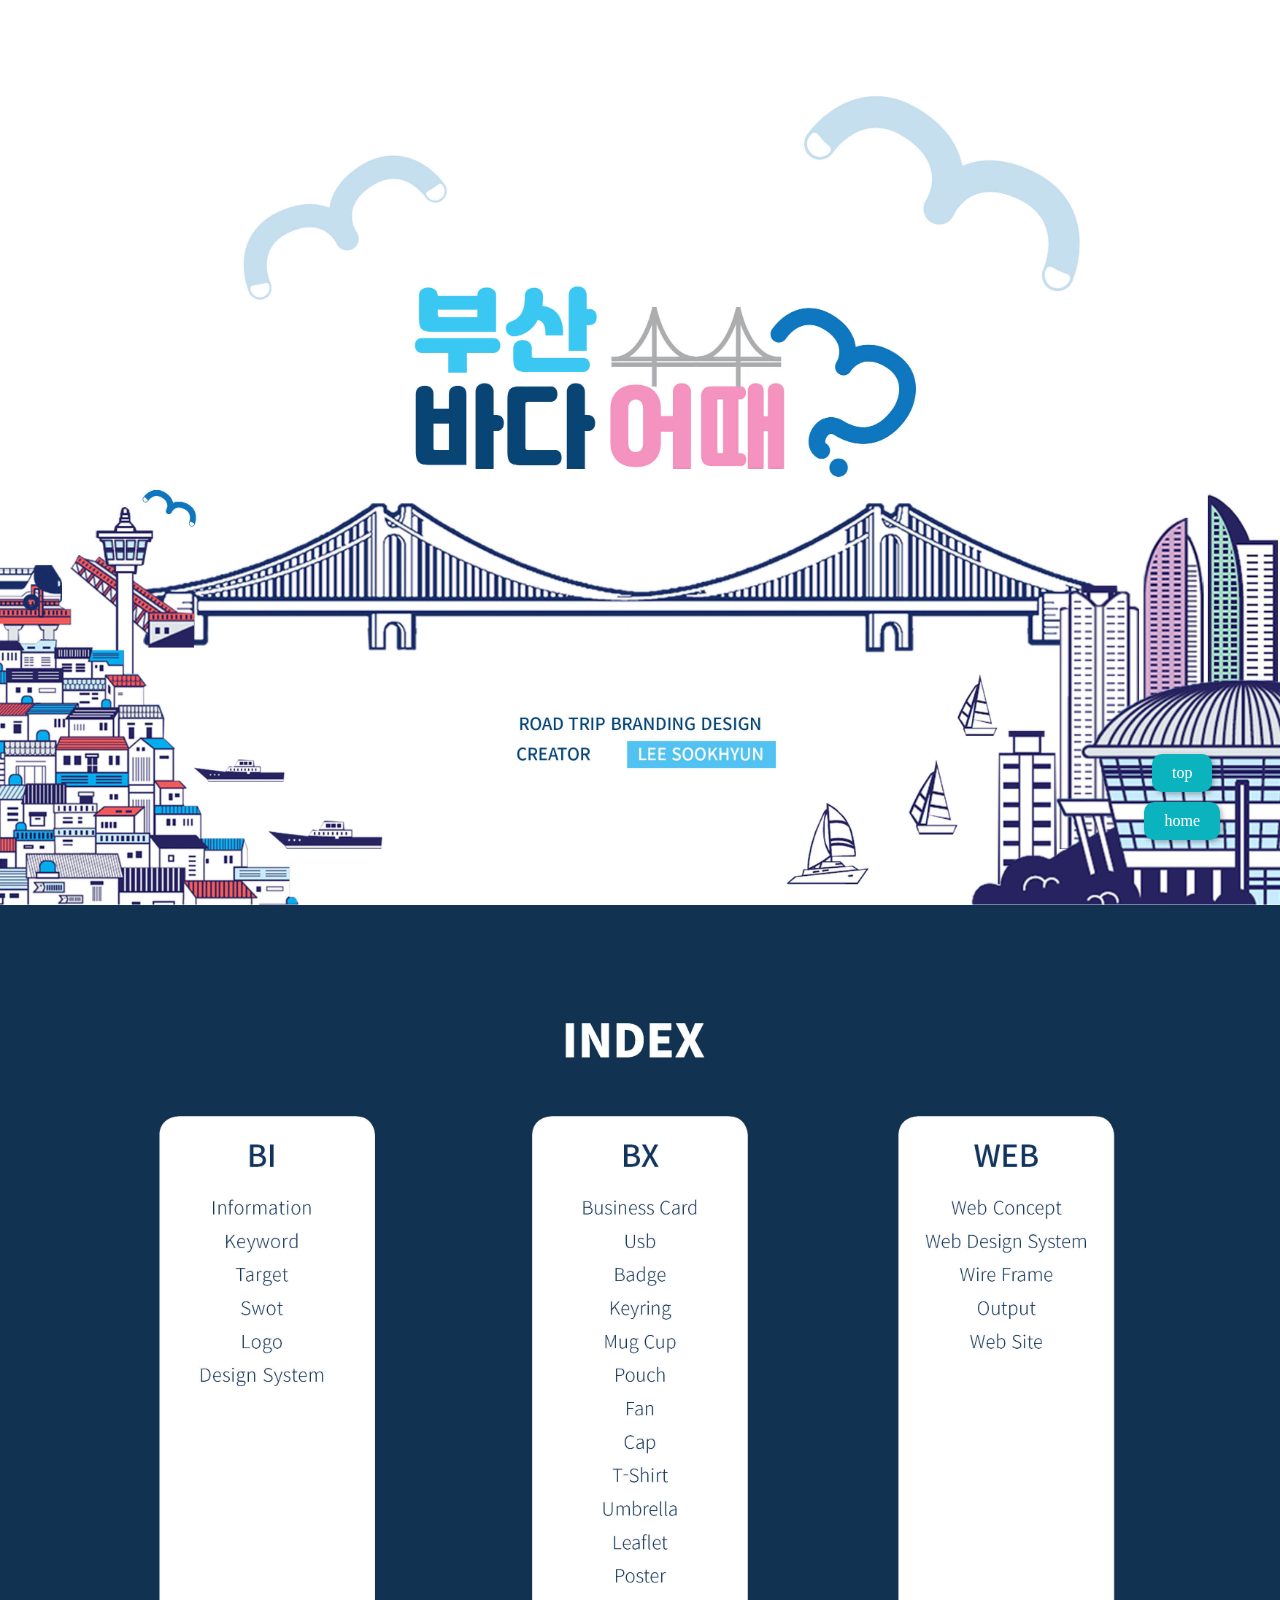
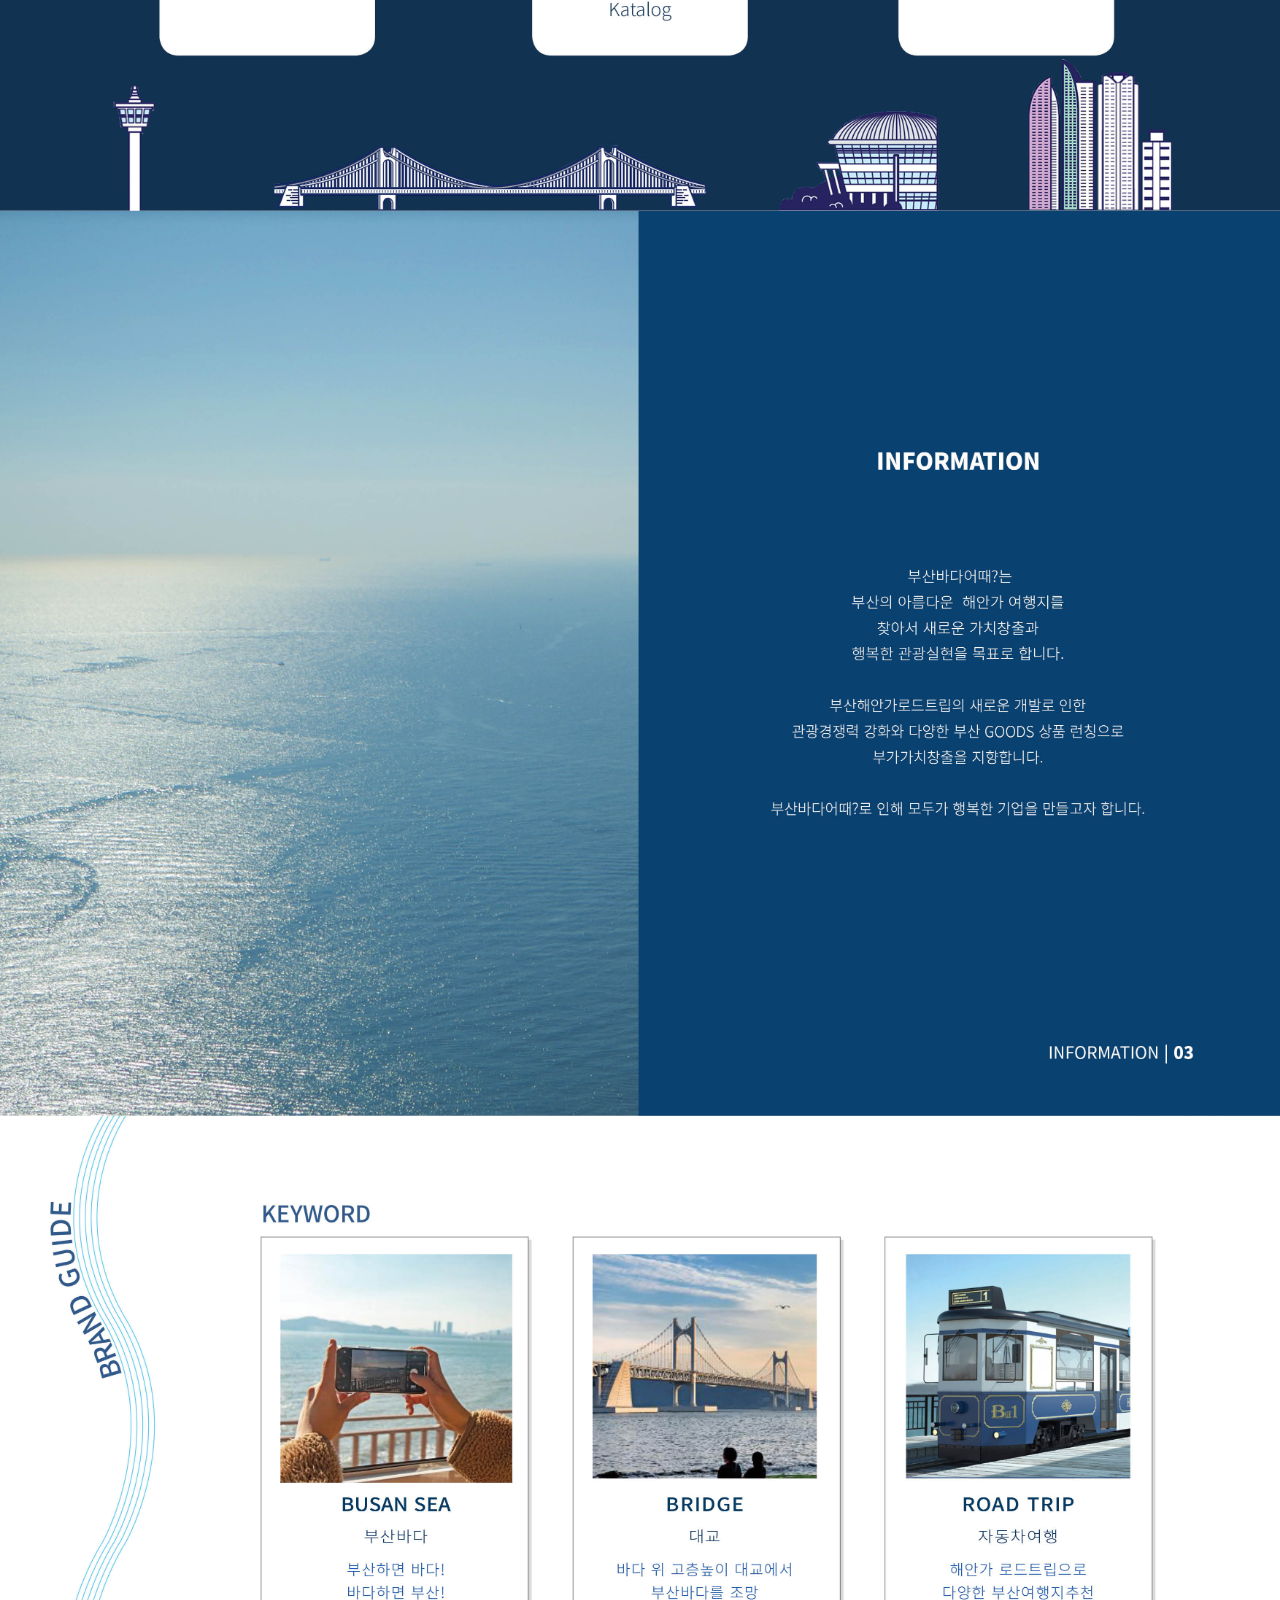
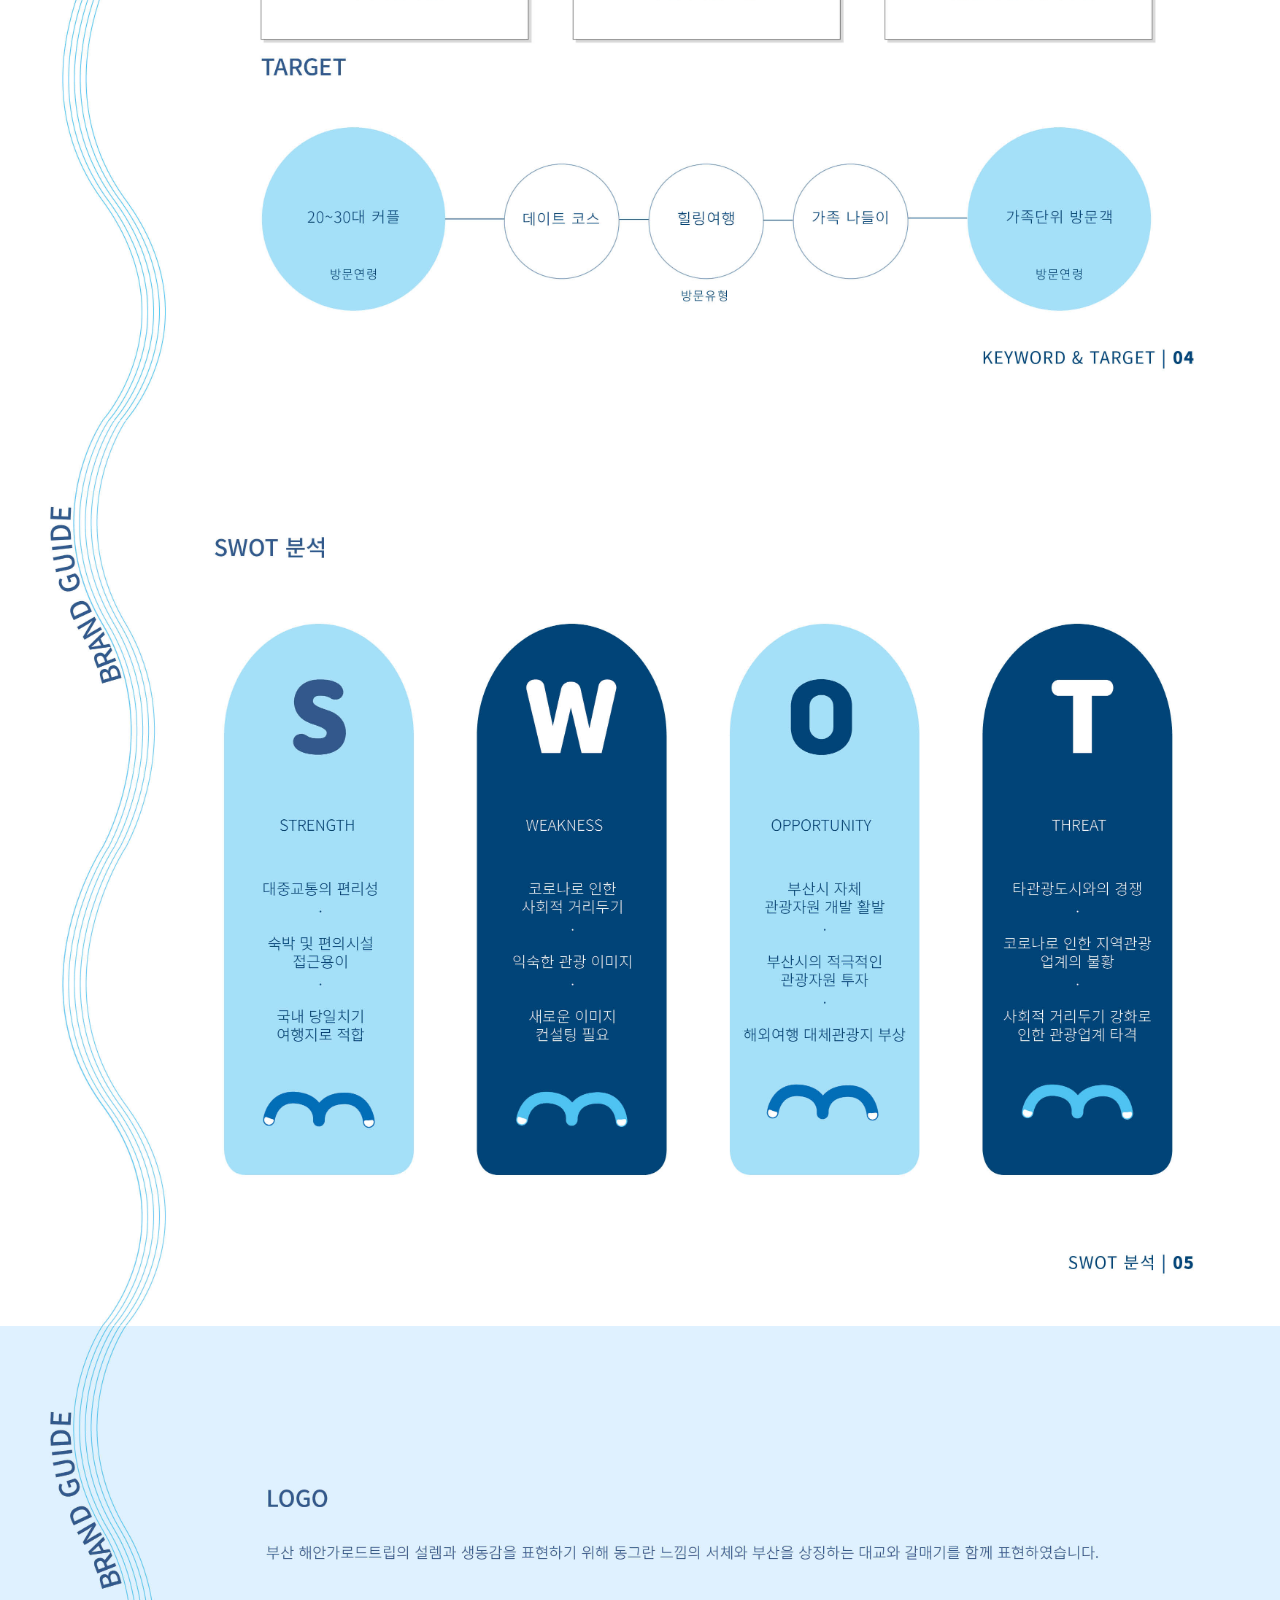
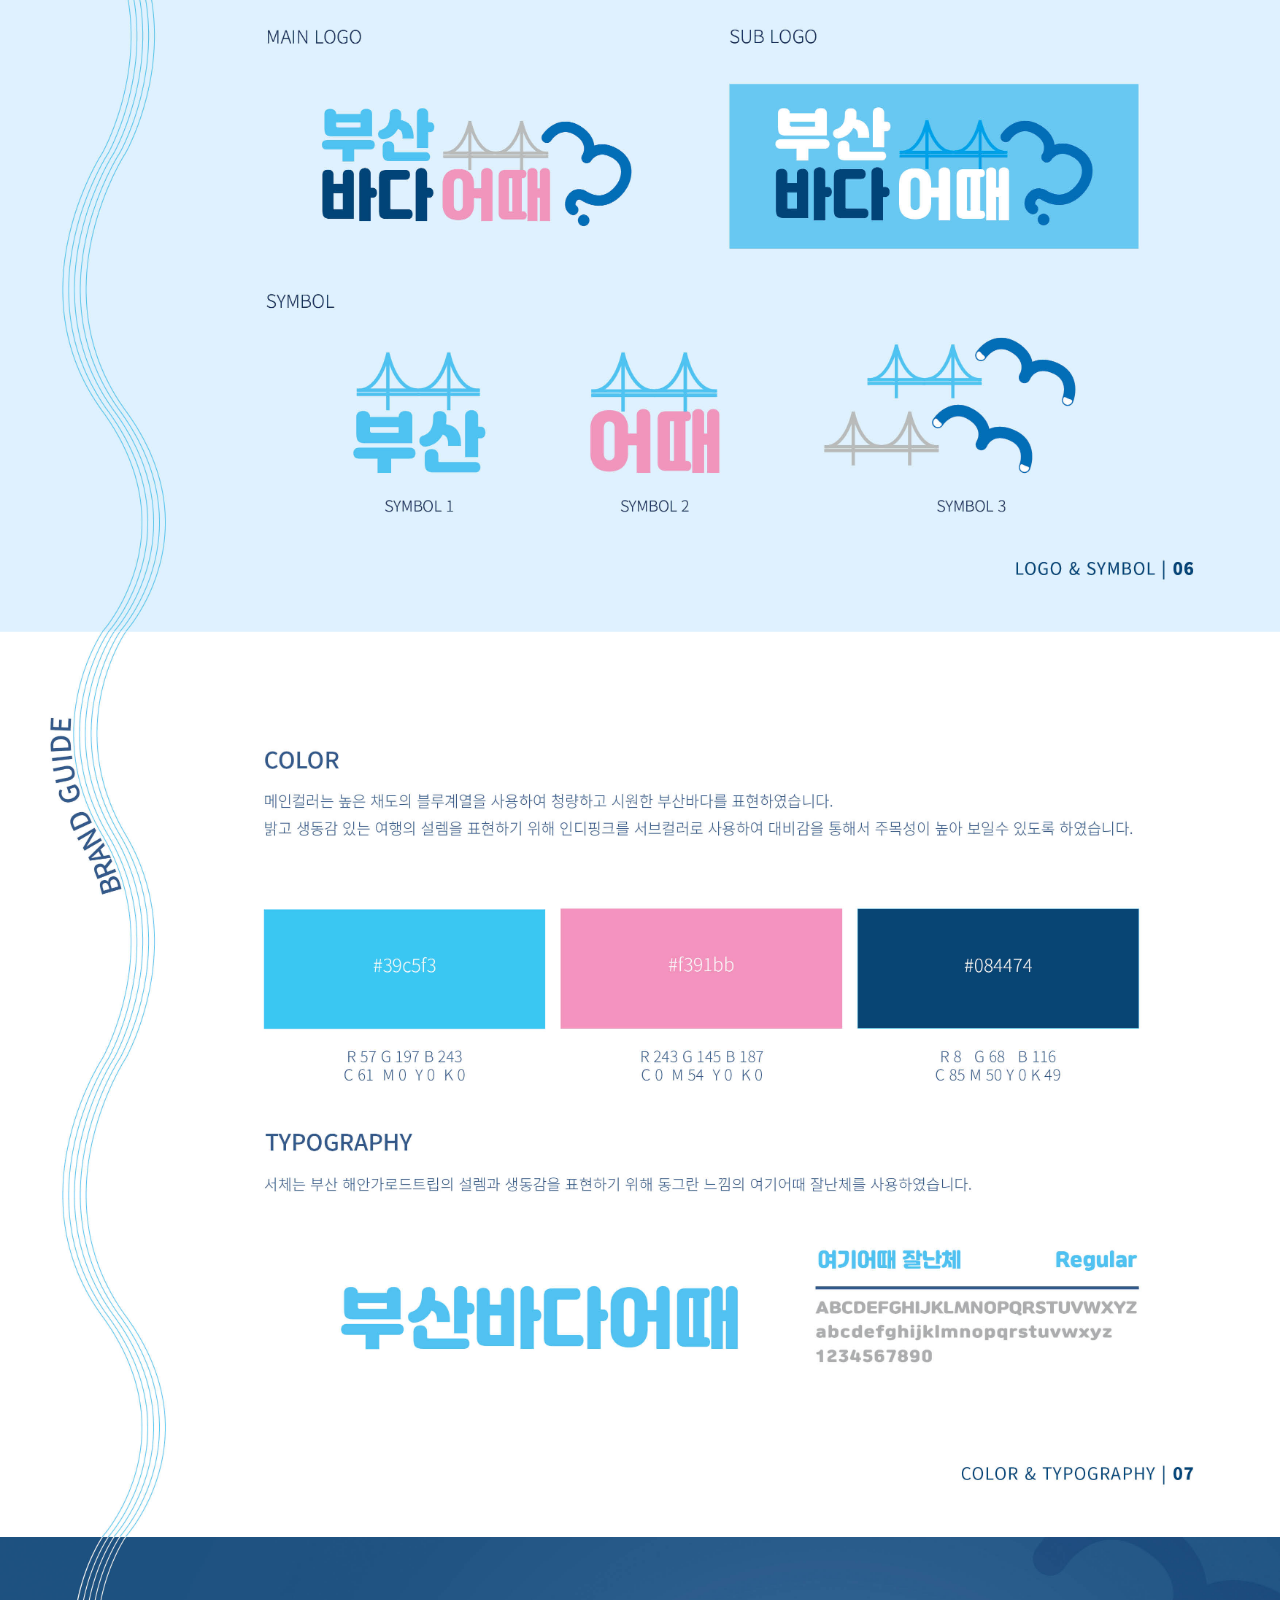
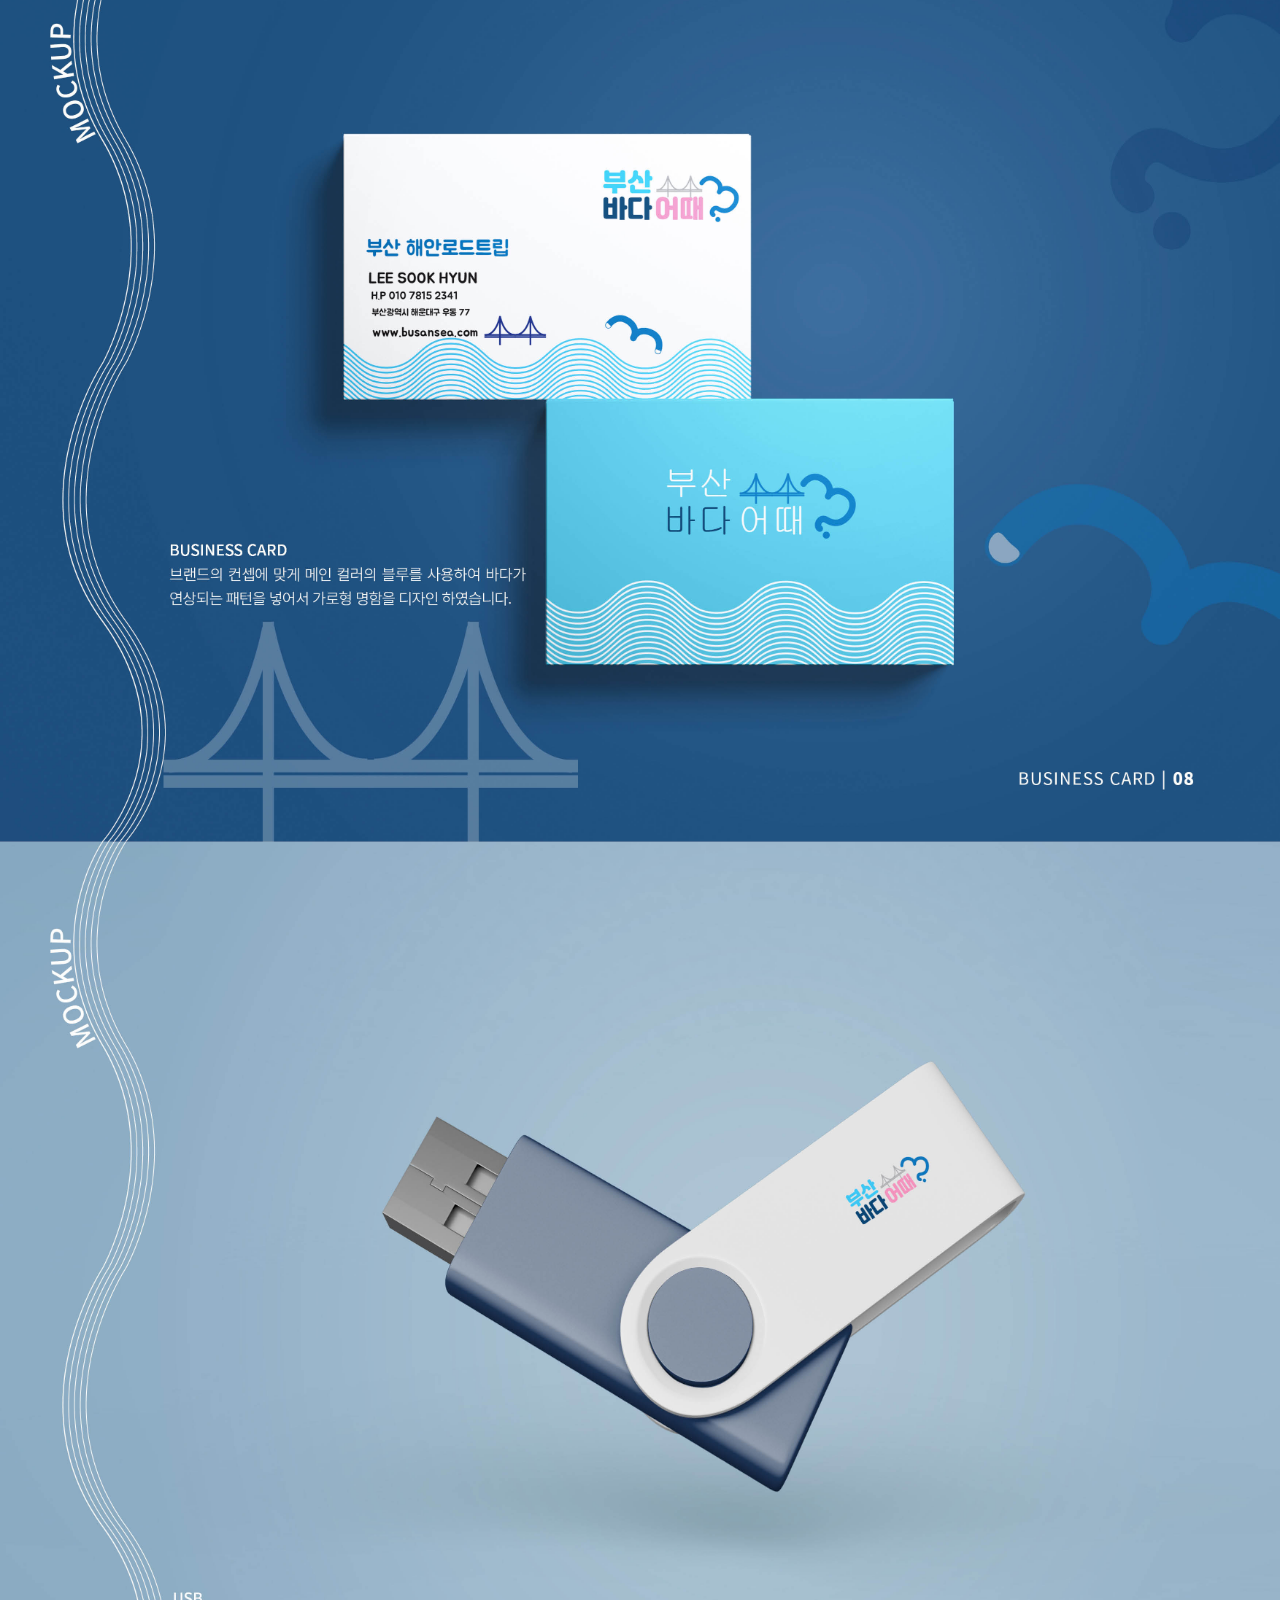
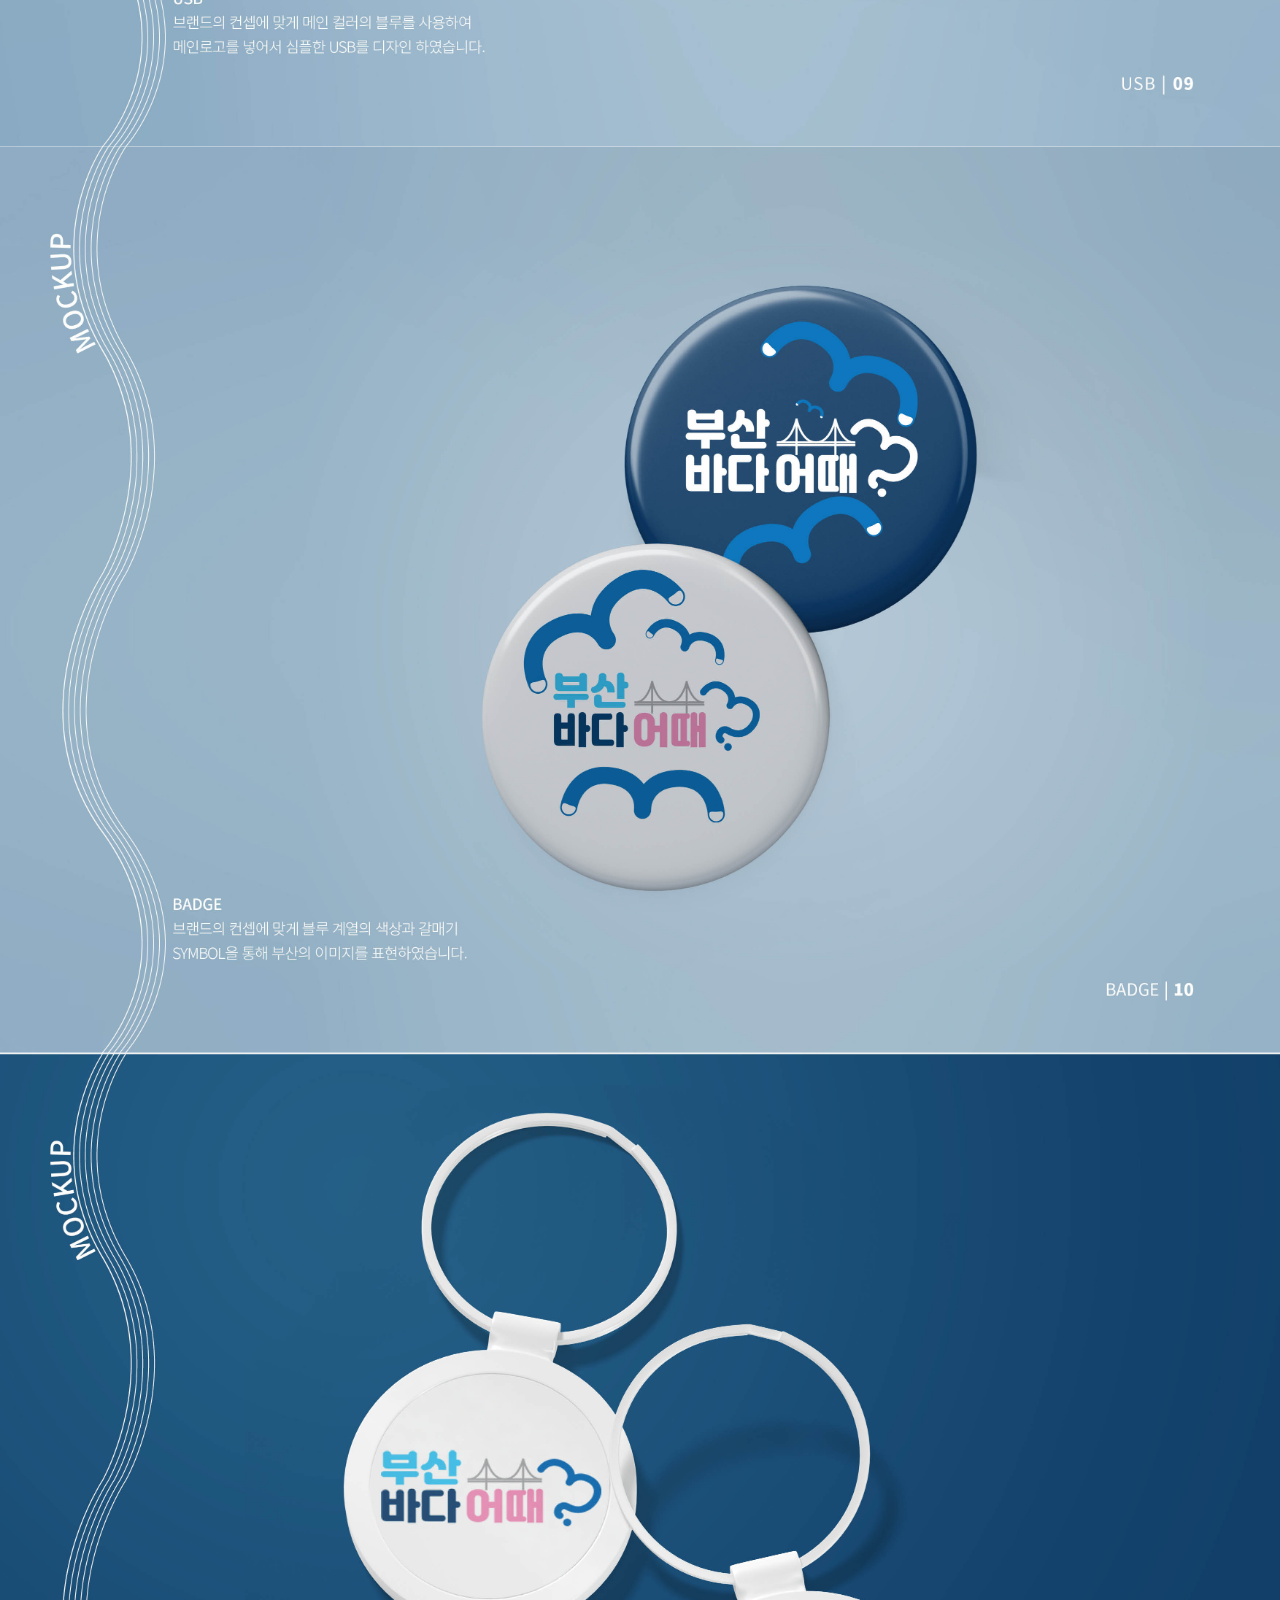
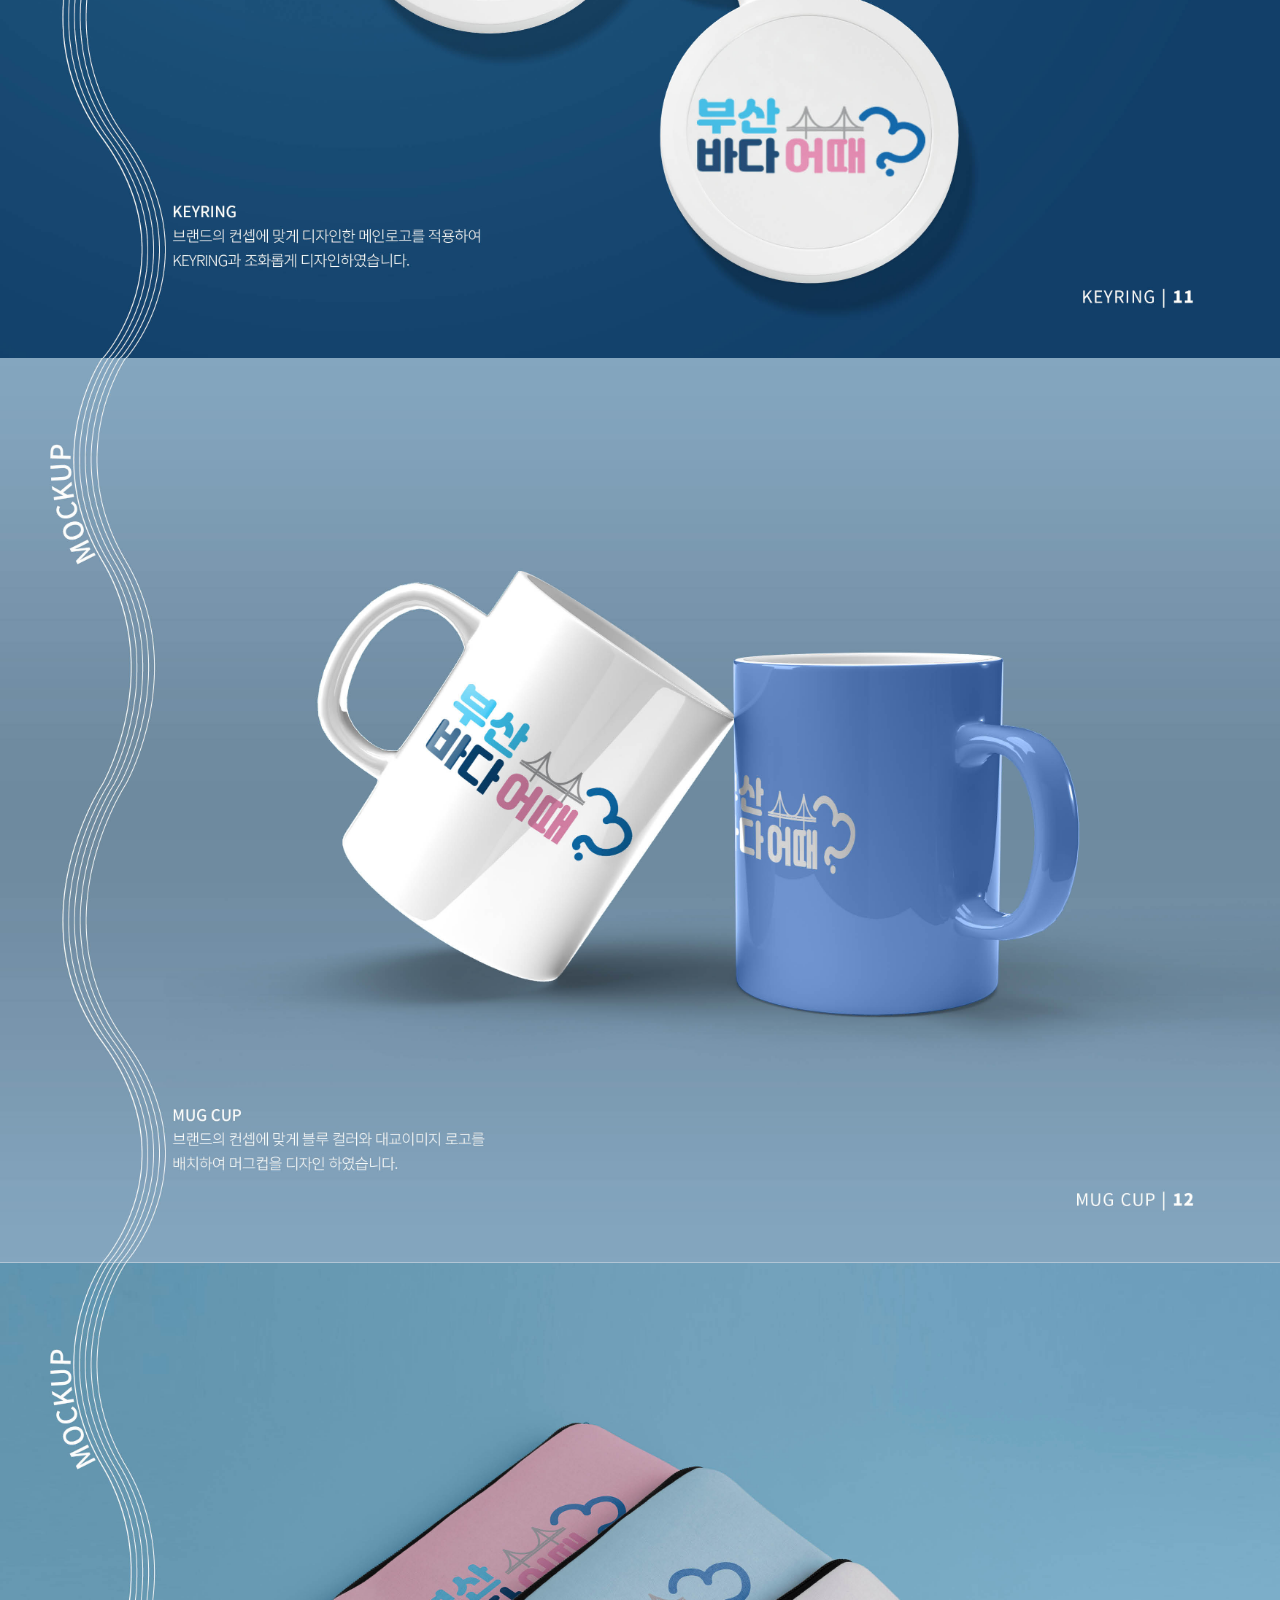
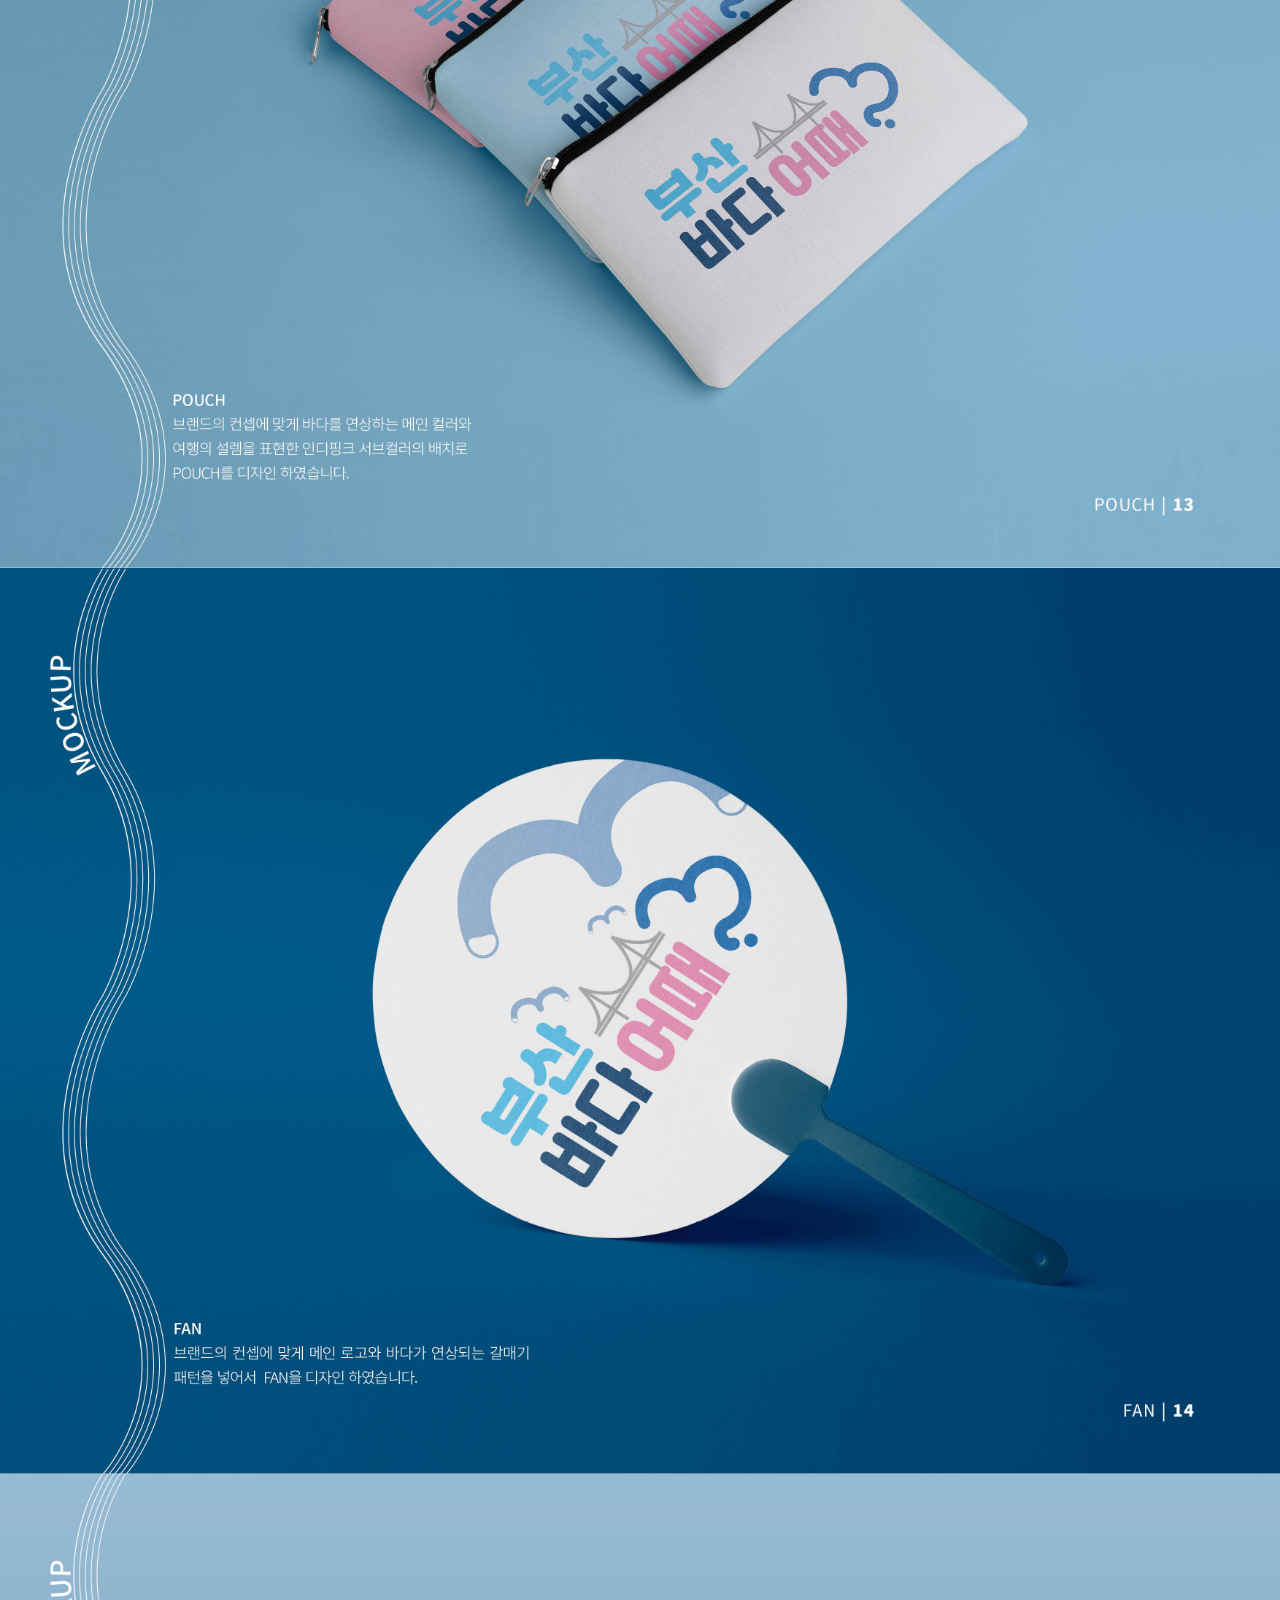
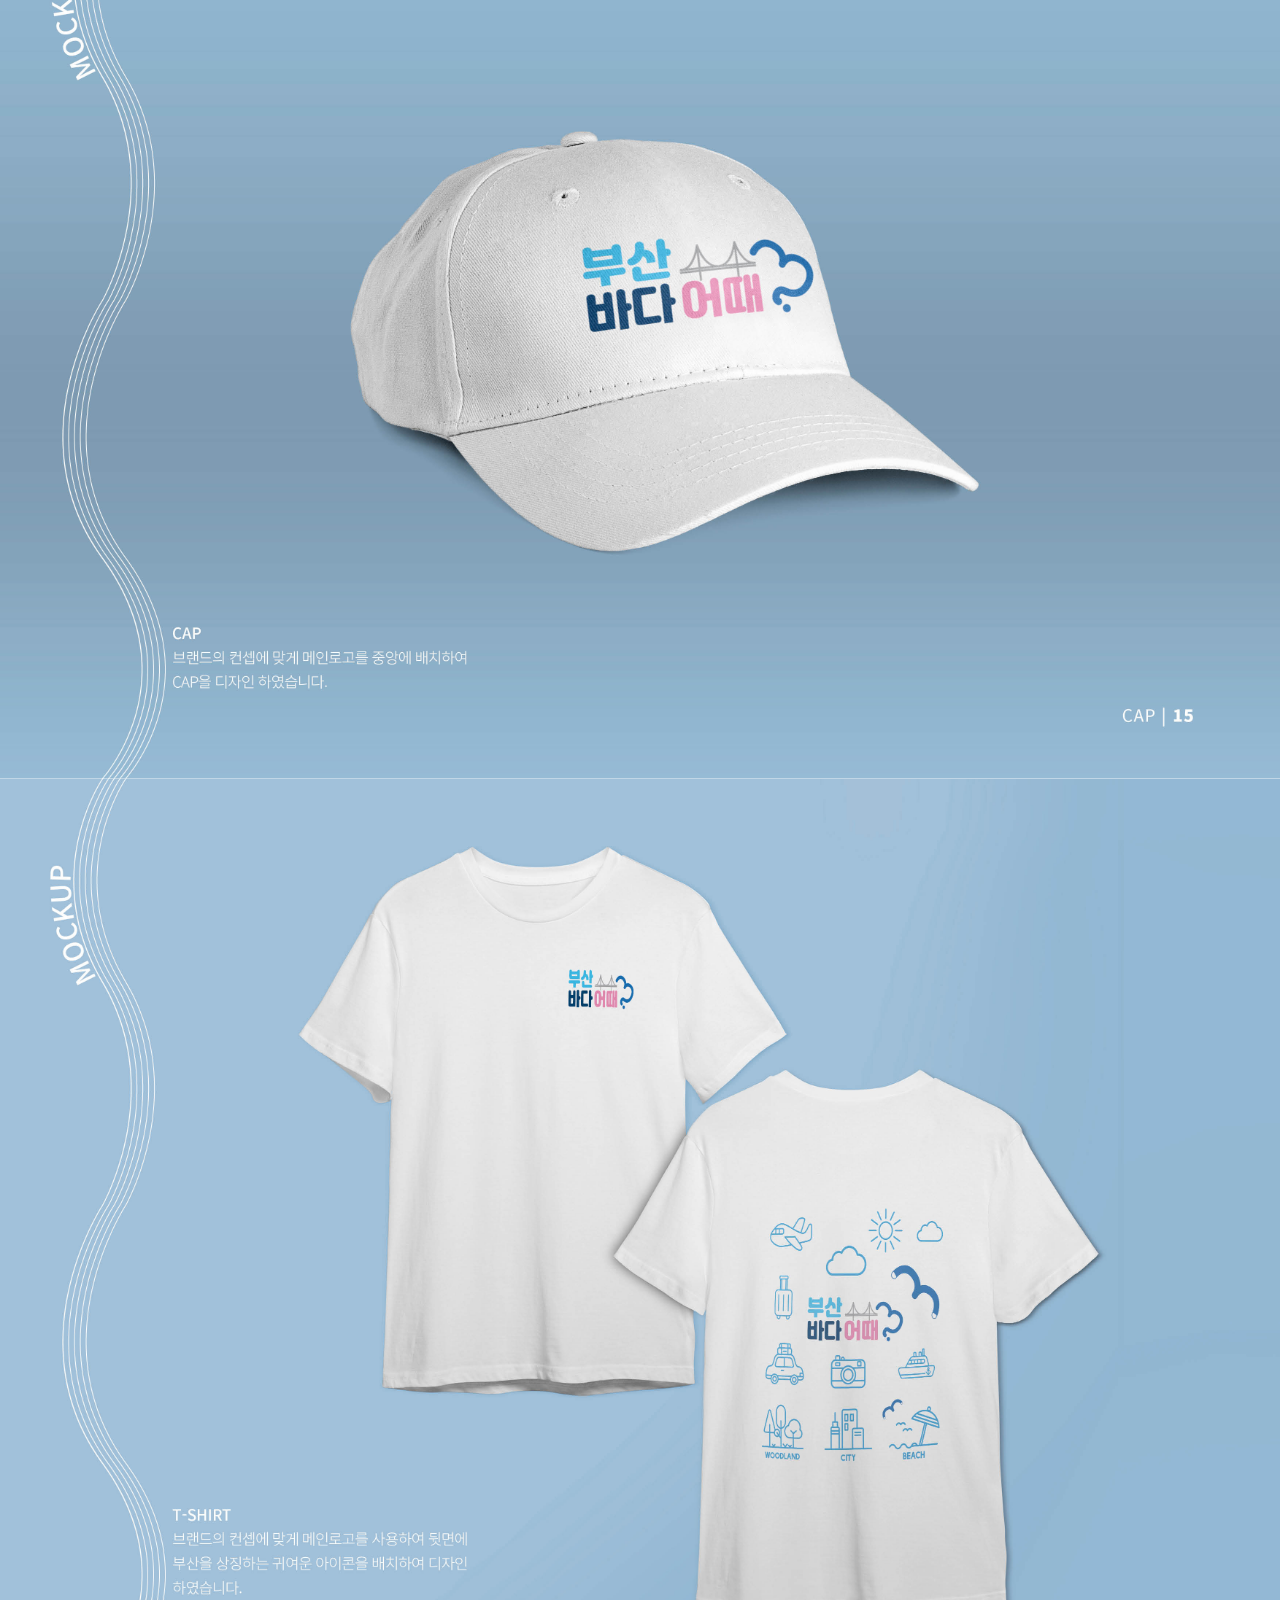
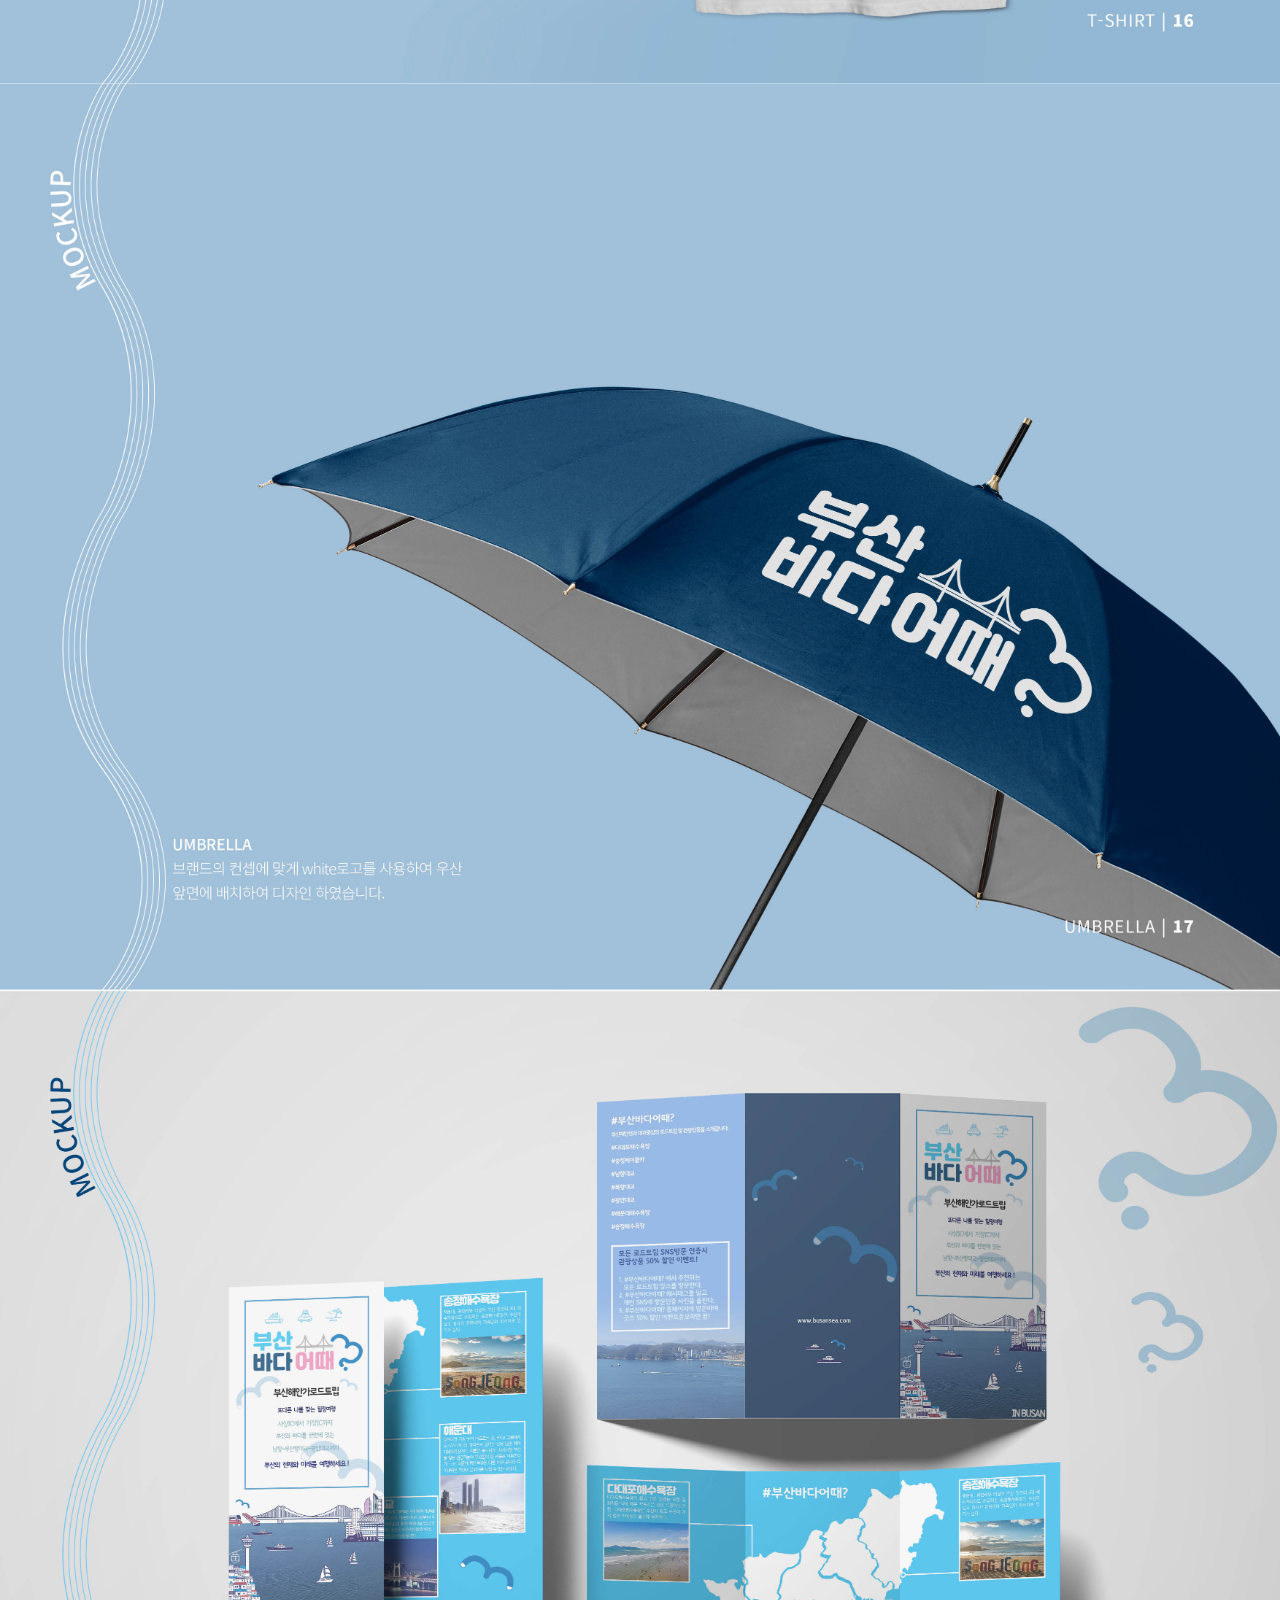
<file: guide/busan1.html>
<!DOCTYPE html>
<html lang="ko">
<head>
    <meta charset="UTF-8">
    <meta http-equiv="X-UA-Compatible" content="IE=edge">
    <meta name="viewport" content="width=device-width, initial-scale=1.0">
    <title>부산바다어때?</title>
    <link rel="stylesheet" href="guide.css">
</head>
<body>
   <img src="../images/busan.jpg" alt="부산">
   <img src="../images/busan2.jpg" alt="부산">
   <img src="../images/busan3.jpg" alt="부산">
   <img src="../images/busan4.jpg" alt="부산">
   <img src="../images/busan5.jpg" alt="부산">
   <img src="../images/busan6.jpg" alt="부산">
   <img src="../images/busan7.jpg" alt="부산">
   <img src="../images/busan8.jpg" alt="부산">
   <img src="../images/busan9.jpg" alt="부산">
   <img src="../images/busan10.jpg" alt="부산">
   <img src="../images/busan11.jpg" alt="부산">
   <img src="../images/busan12.jpg" alt="부산">
   <img src="../images/busan13.jpg" alt="부산">
   <img src="../images/busan14.jpg" alt="부산">
   <img src="../images/busan15.jpg" alt="부산">
   <img src="../images/busan16.jpg" alt="부산">
   <img src="../images/busan17.jpg" alt="부산">
   <img src="../images/busan18.jpg" alt="부산">
   <img src="../images/busan19.jpg" alt="부산">
   <img src="../images/busan20.jpg" alt="부산">
   <img src="../images/busan21.jpg" alt="부산">

   <ul class="seiva_btn">
    <li><a href="#">top</a><li>
    <li><a href="../index.html">home</a><li>
    </ul>
    
</body>
</html>
</file>
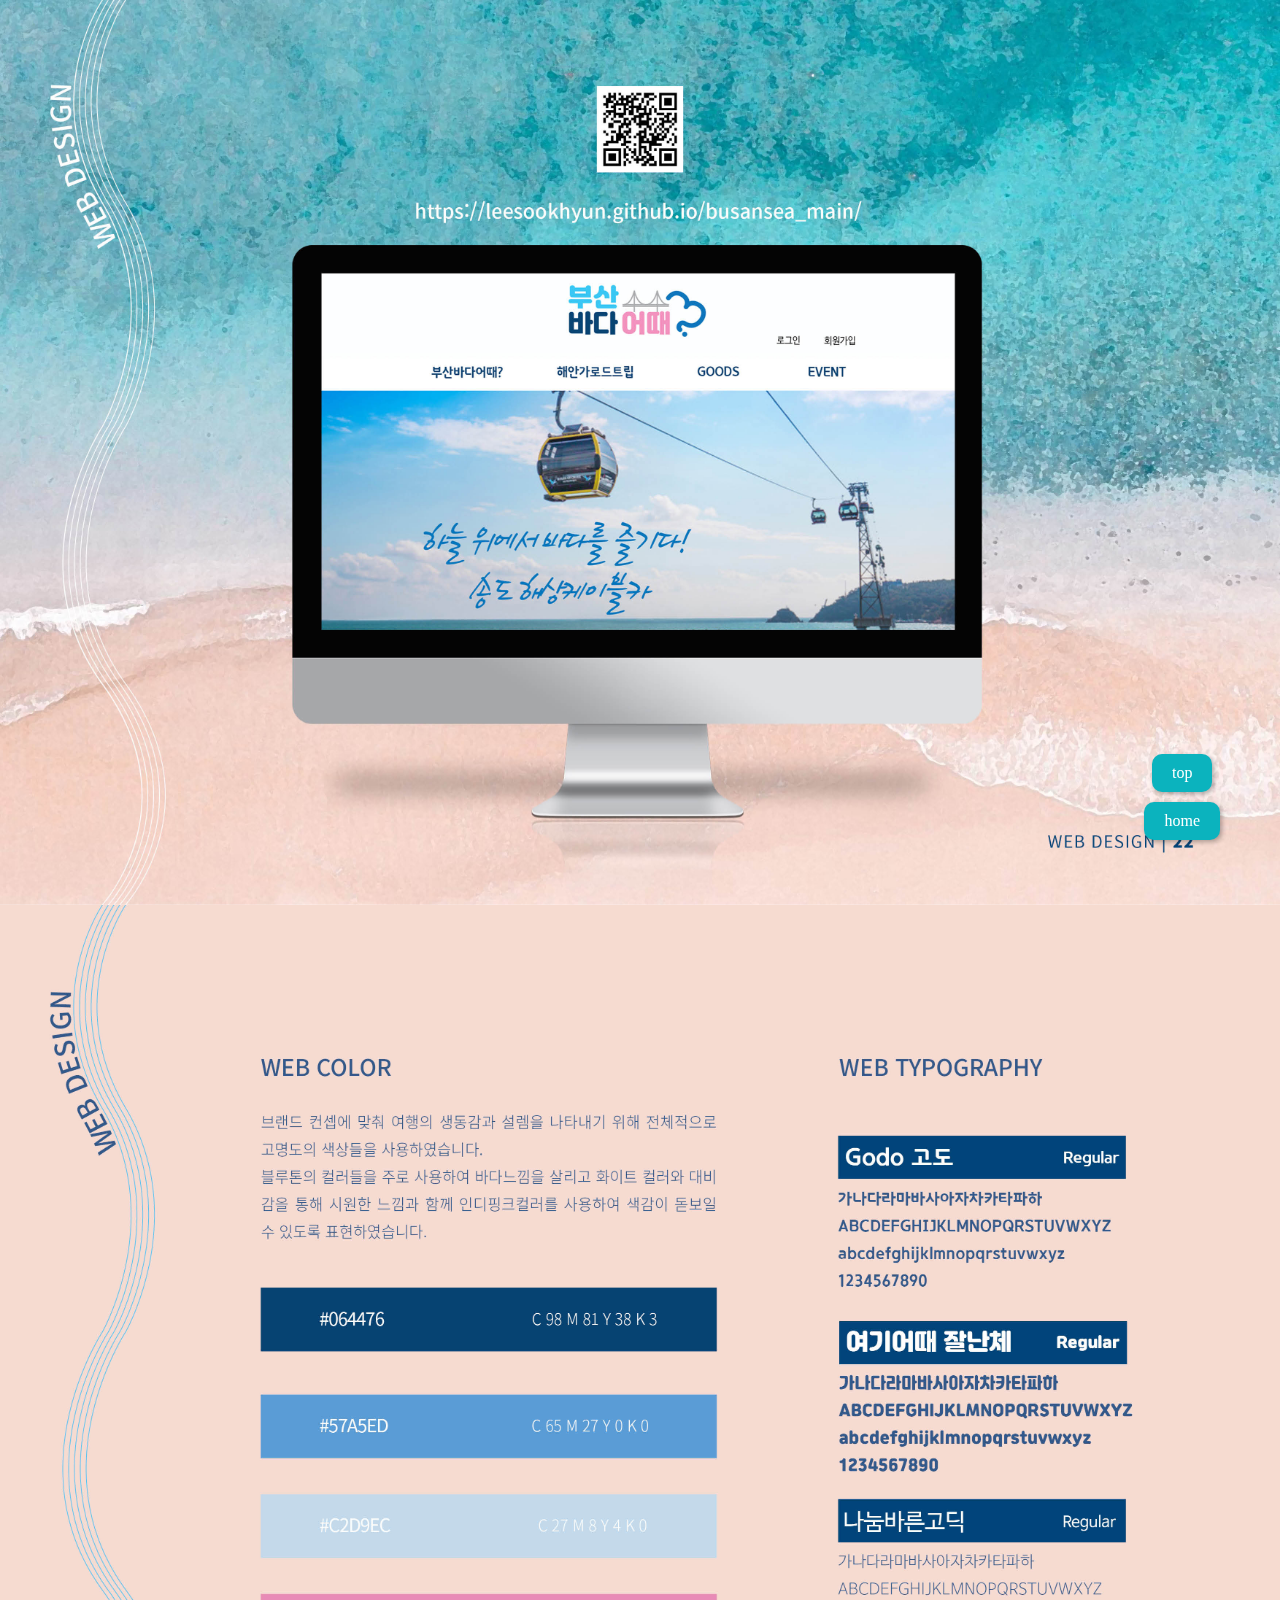
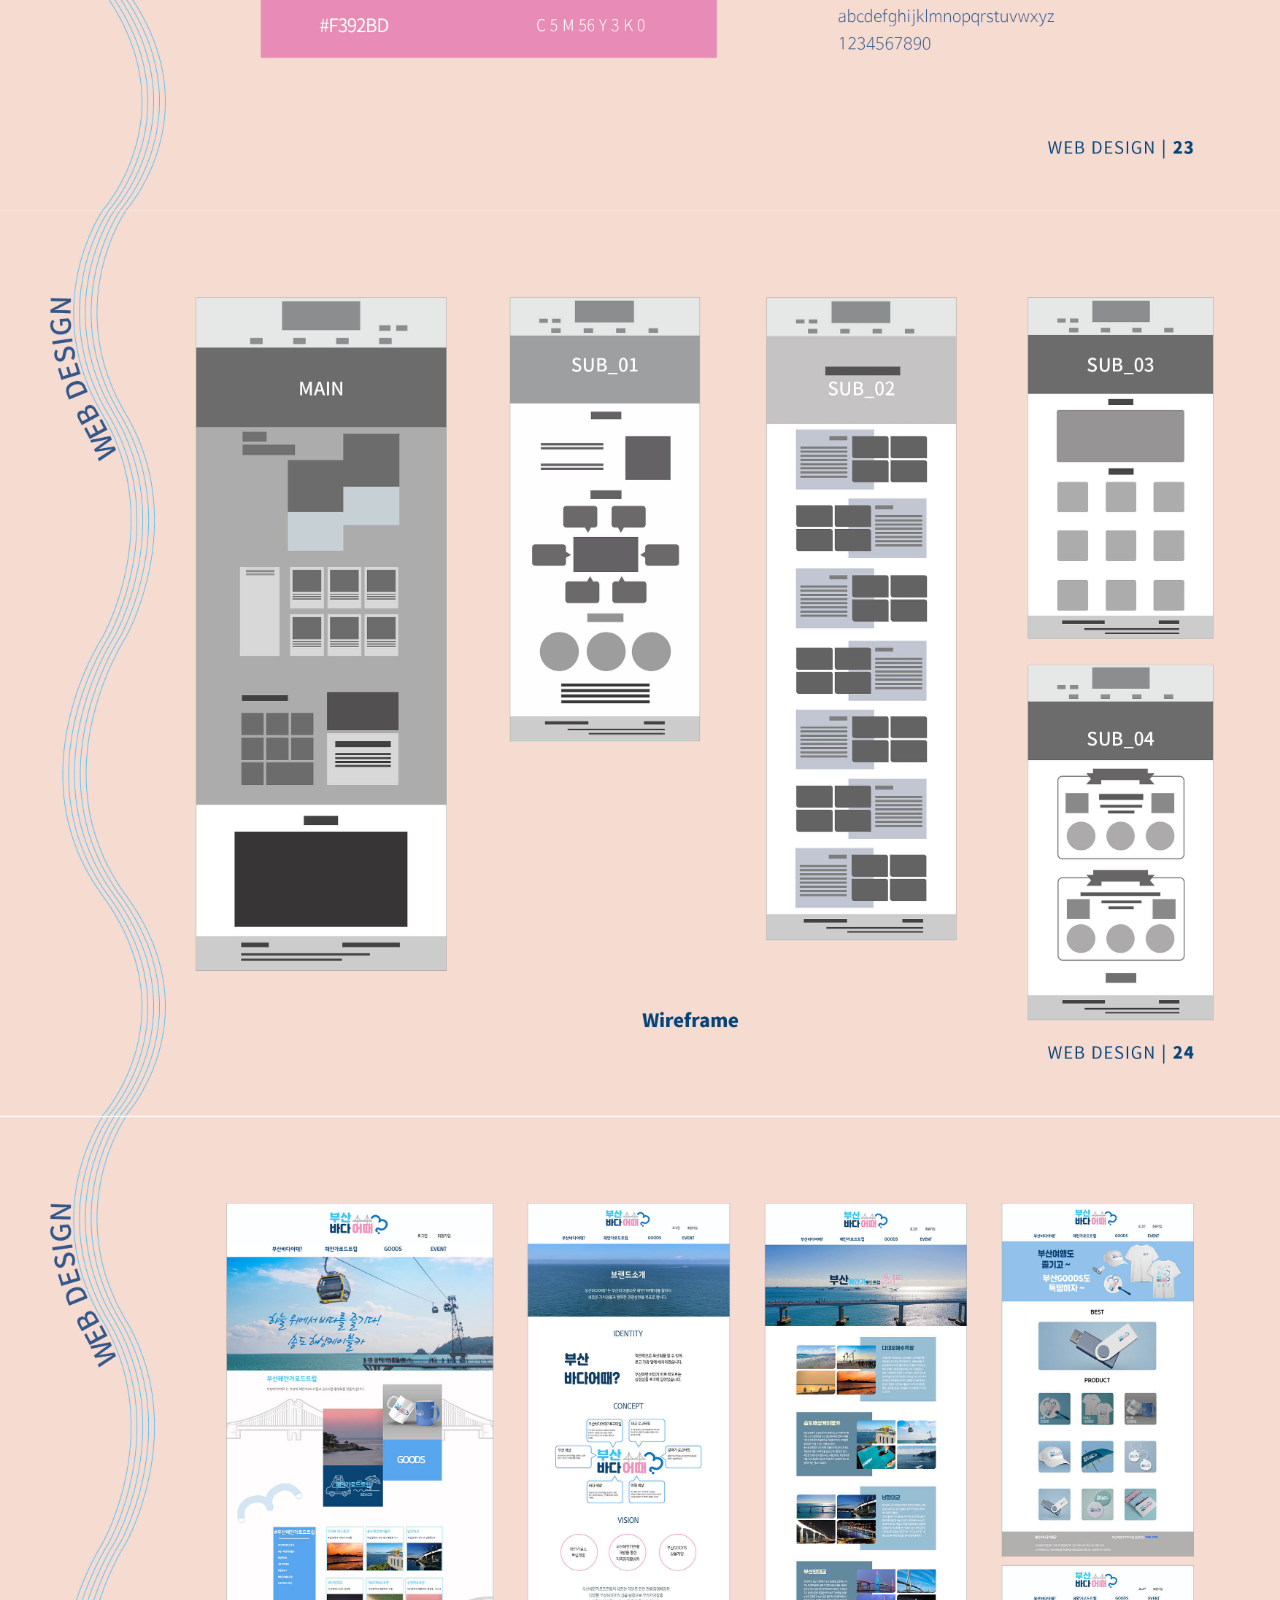
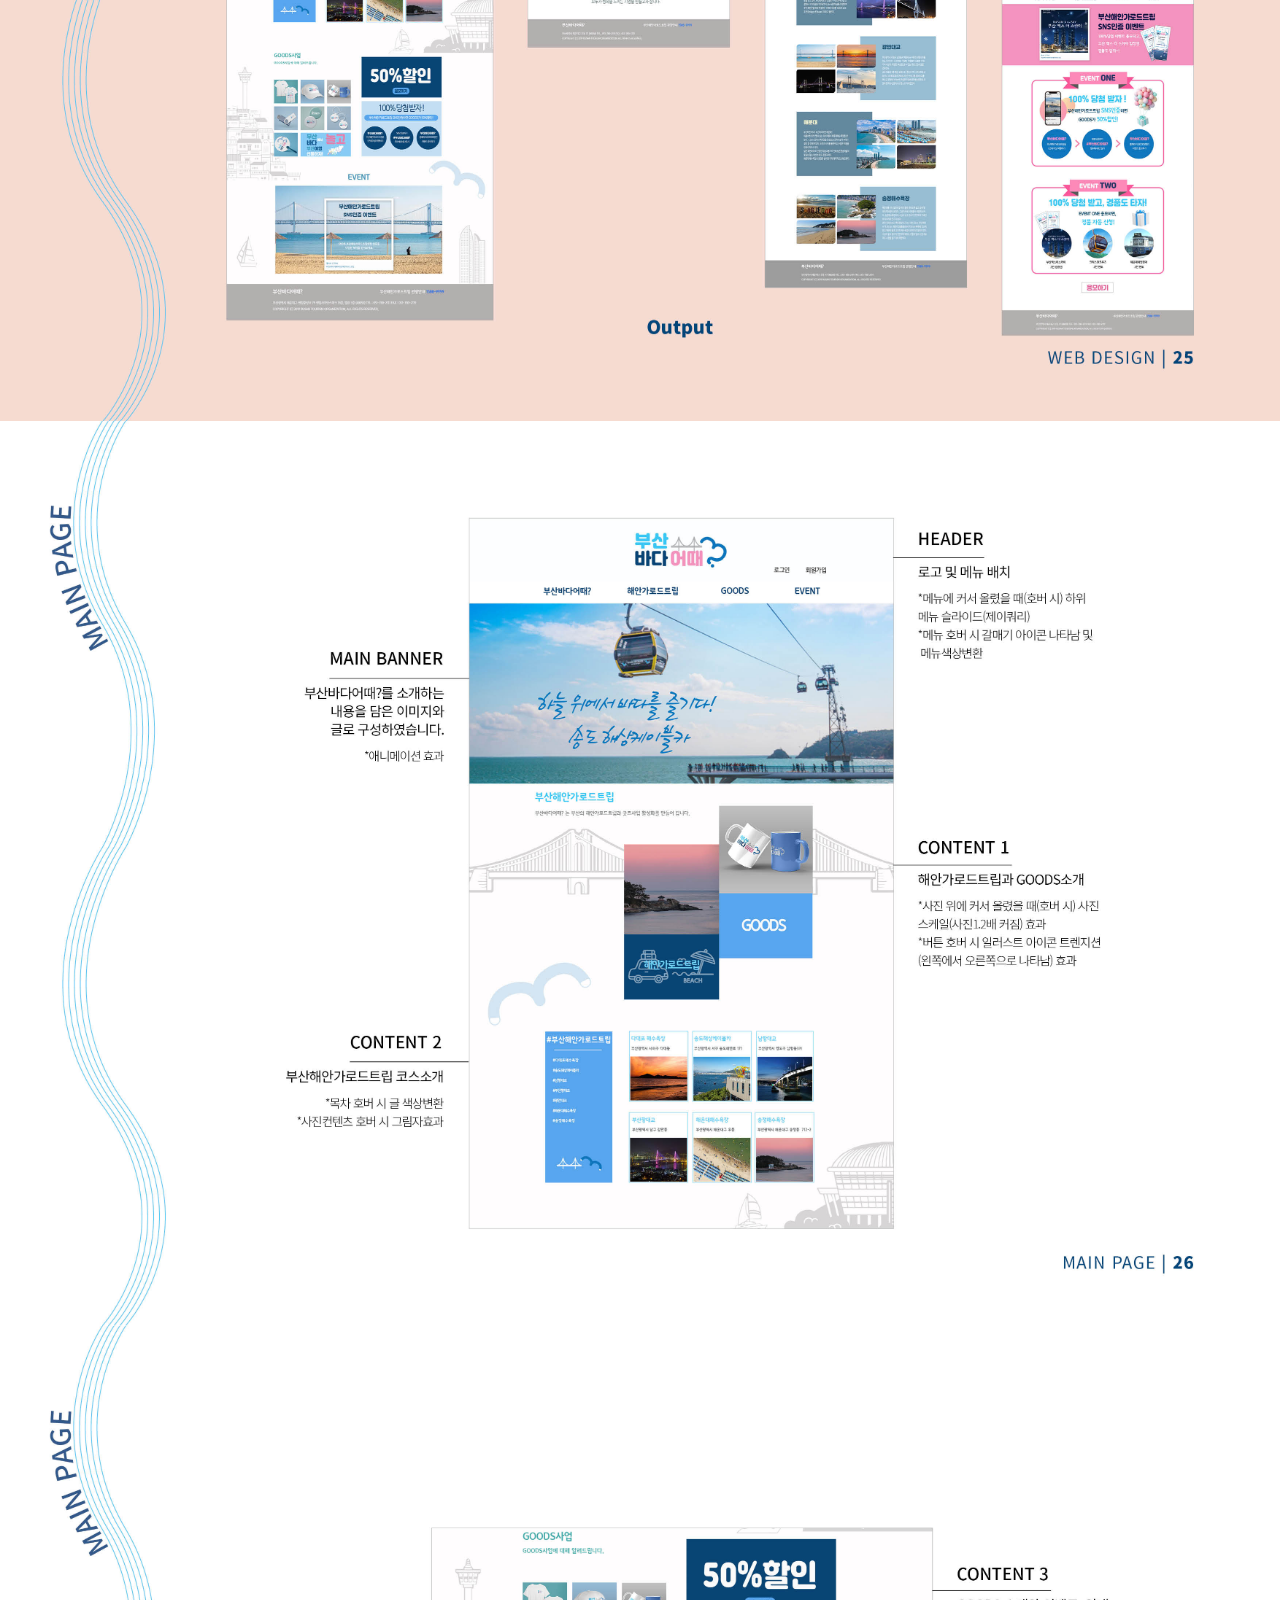
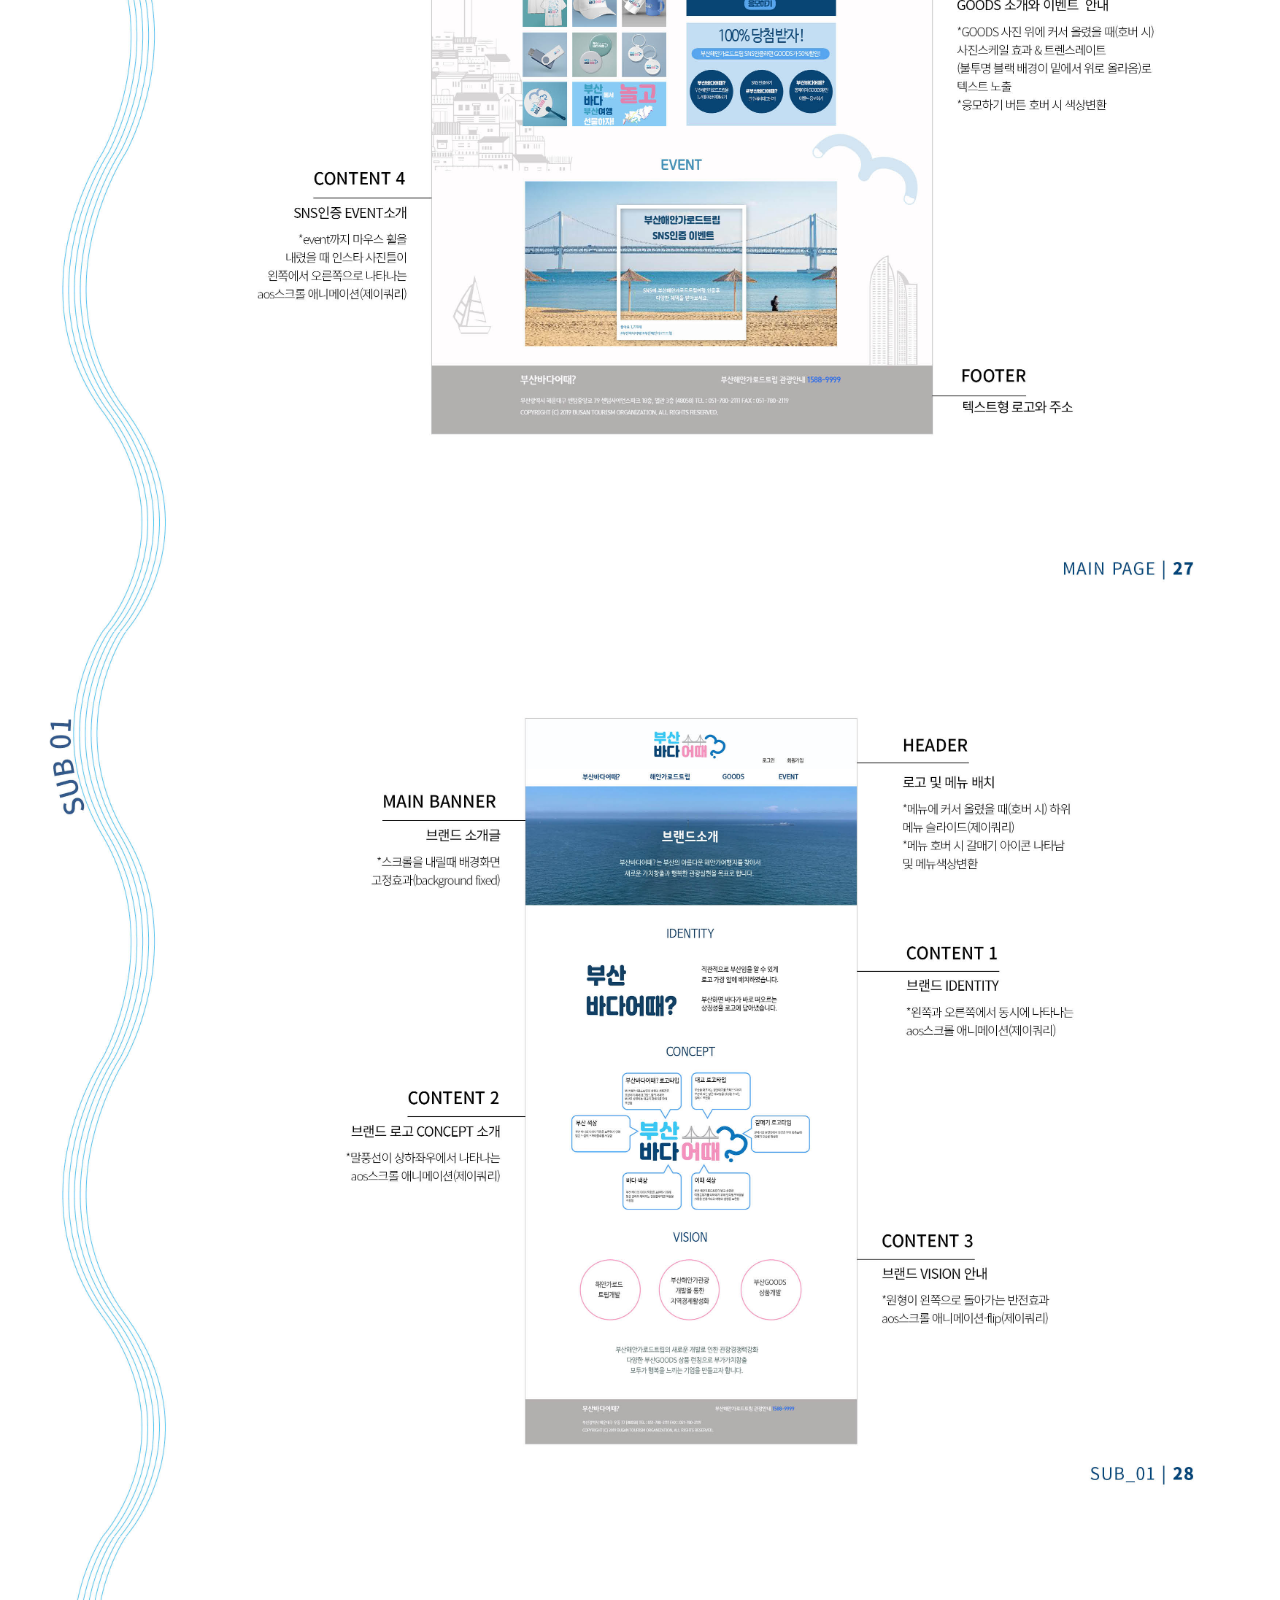
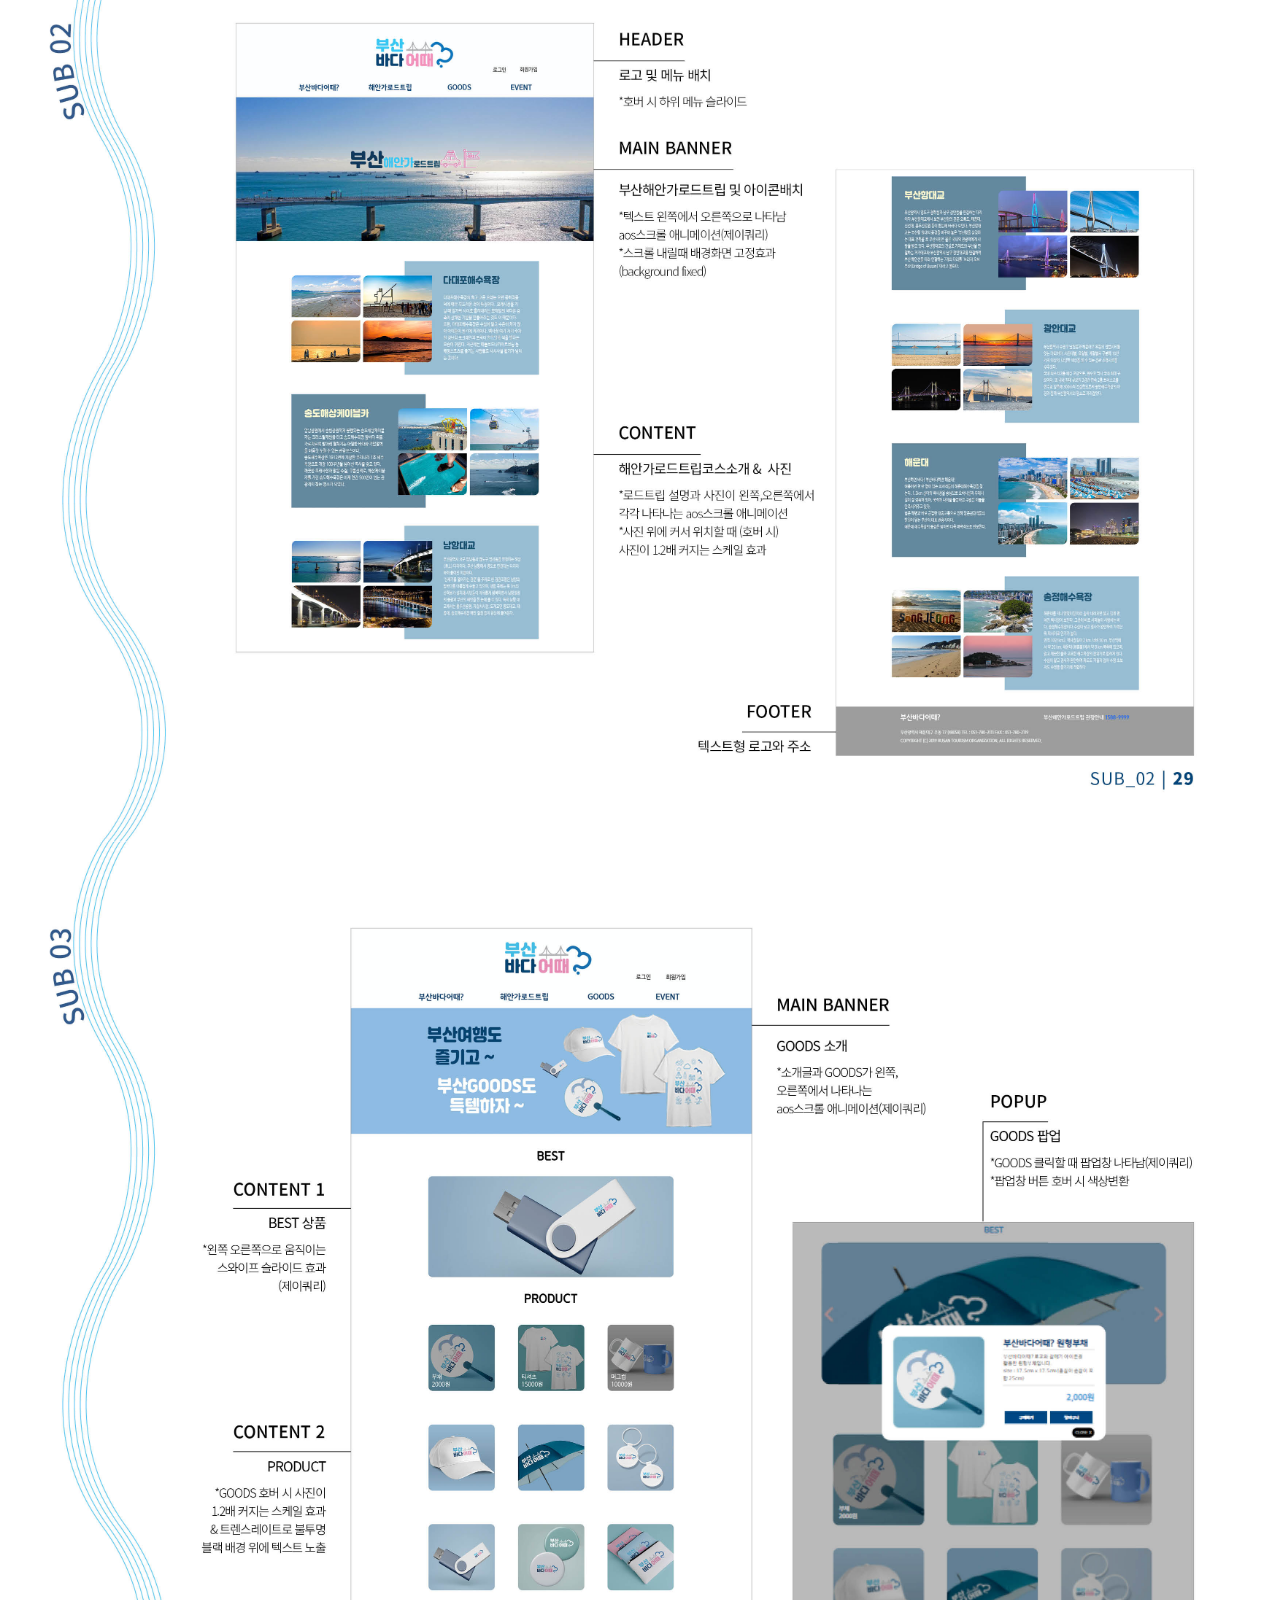
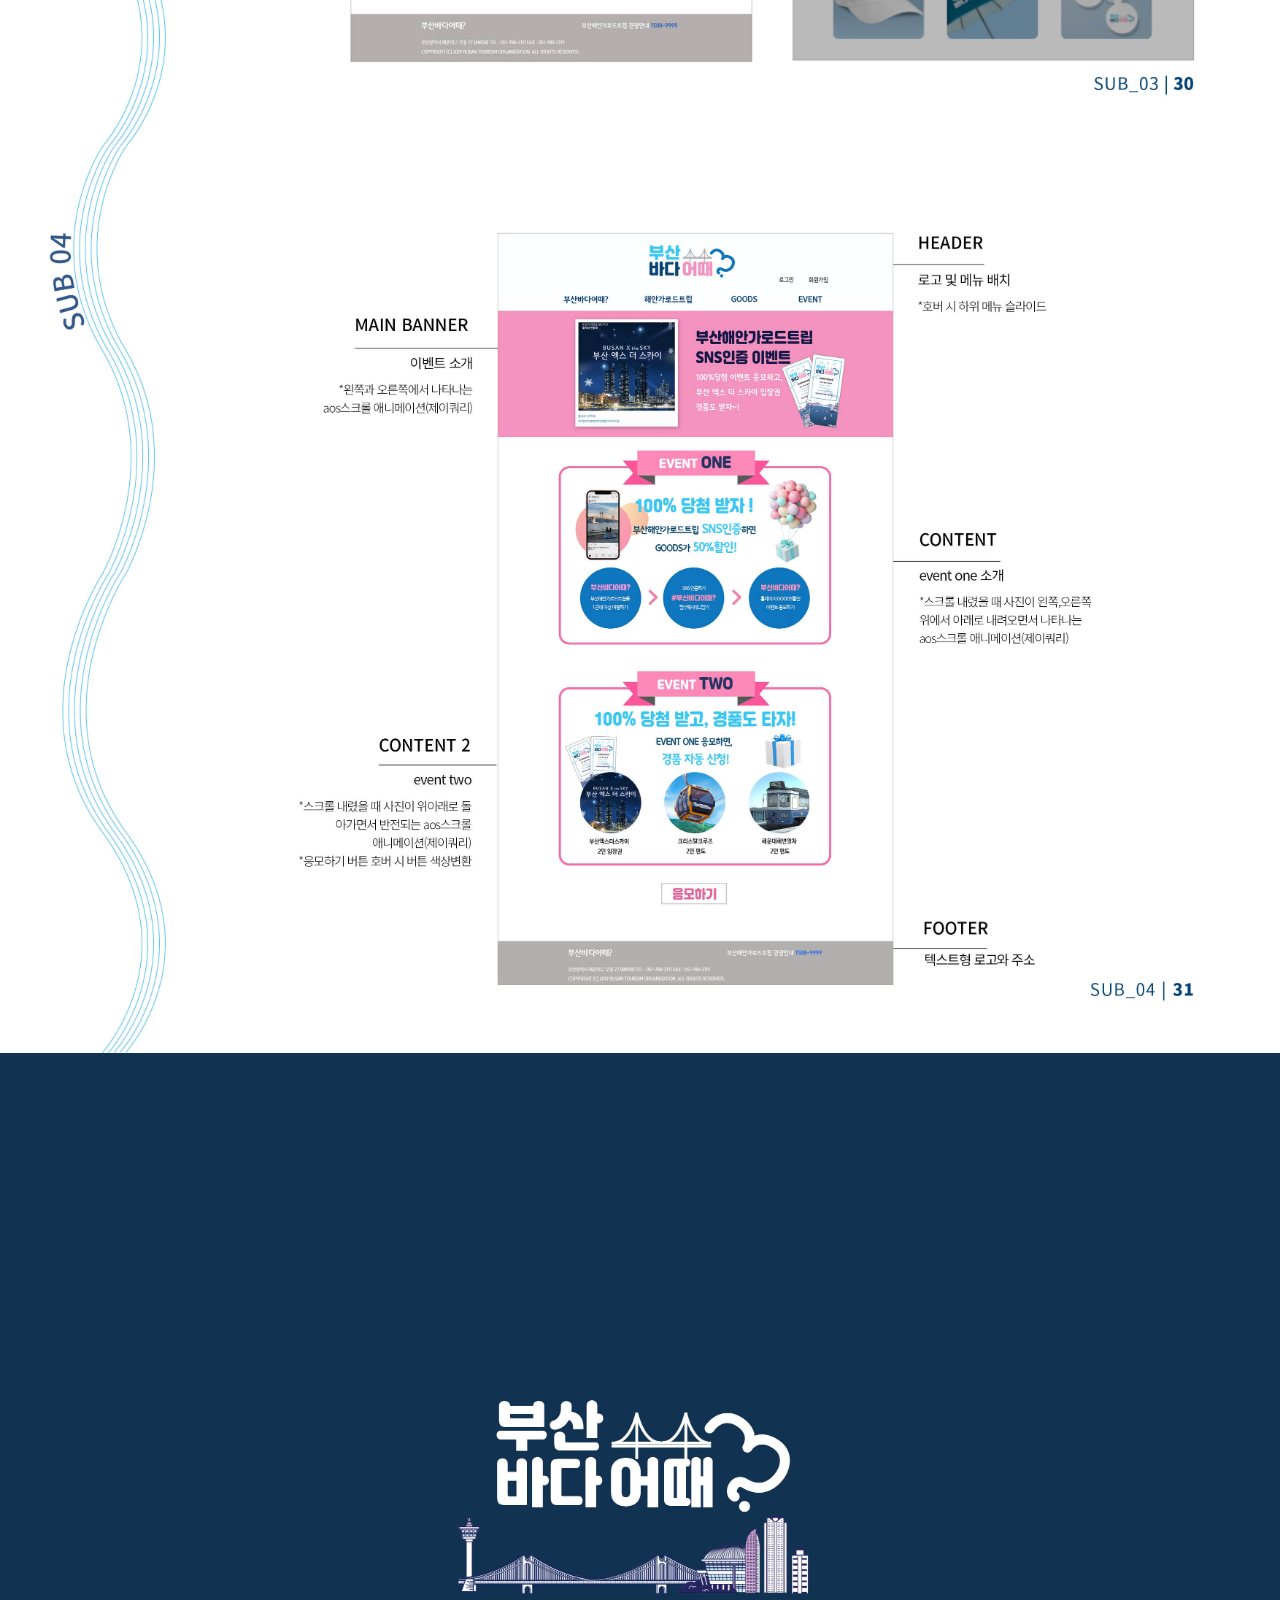
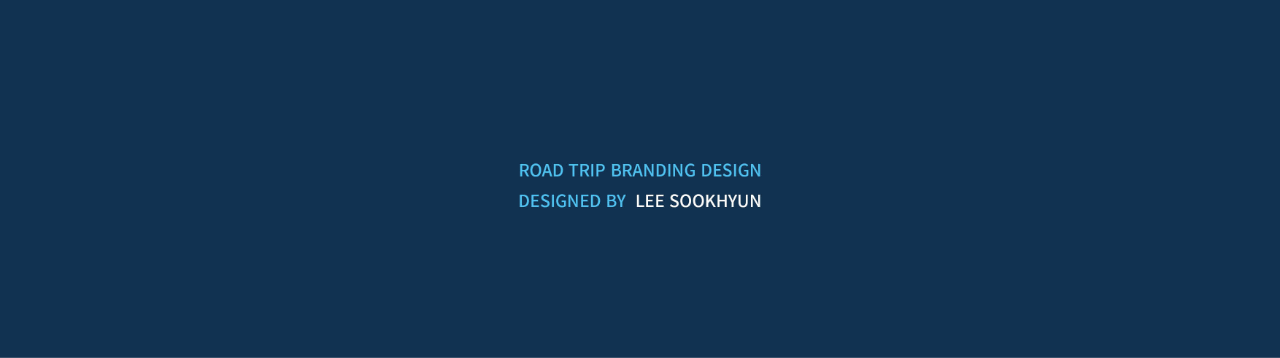
<file: guide/busan2.html>
<!DOCTYPE html>
<html lang="ko">
<head>
    <meta charset="UTF-8">
    <meta http-equiv="X-UA-Compatible" content="IE=edge">
    <meta name="viewport" content="width=device-width, initial-scale=1.0">
    <title>부산바다어때?</title>
    <link rel="stylesheet" href="guide.css">
</head>
<body>
    <img src="../images/busan22.jpg" alt="부산2">
    <img src="../images/busan23.jpg" alt="부산2">
    <img src="../images/busan24.jpg" alt="부산2">
    <img src="../images/busan25.jpg" alt="부산2">
    <img src="../images/busan26.jpg" alt="부산2">
    <img src="../images/busan27.jpg" alt="부산2">
    <img src="../images/busan28.jpg" alt="부산2">
    <img src="../images/busan29.jpg" alt="부산2">
    <img src="../images/busan30.jpg" alt="부산2">
    <img src="../images/busan31.jpg" alt="부산2">
    <img src="../images/busan32.jpg" alt="부산2">

    <ul class="seiva_btn">
        <li><a href="#">top</a><li>
        <li><a href="../index.html">home</a><li>
        </ul>
    
</body>
</html>
</file>
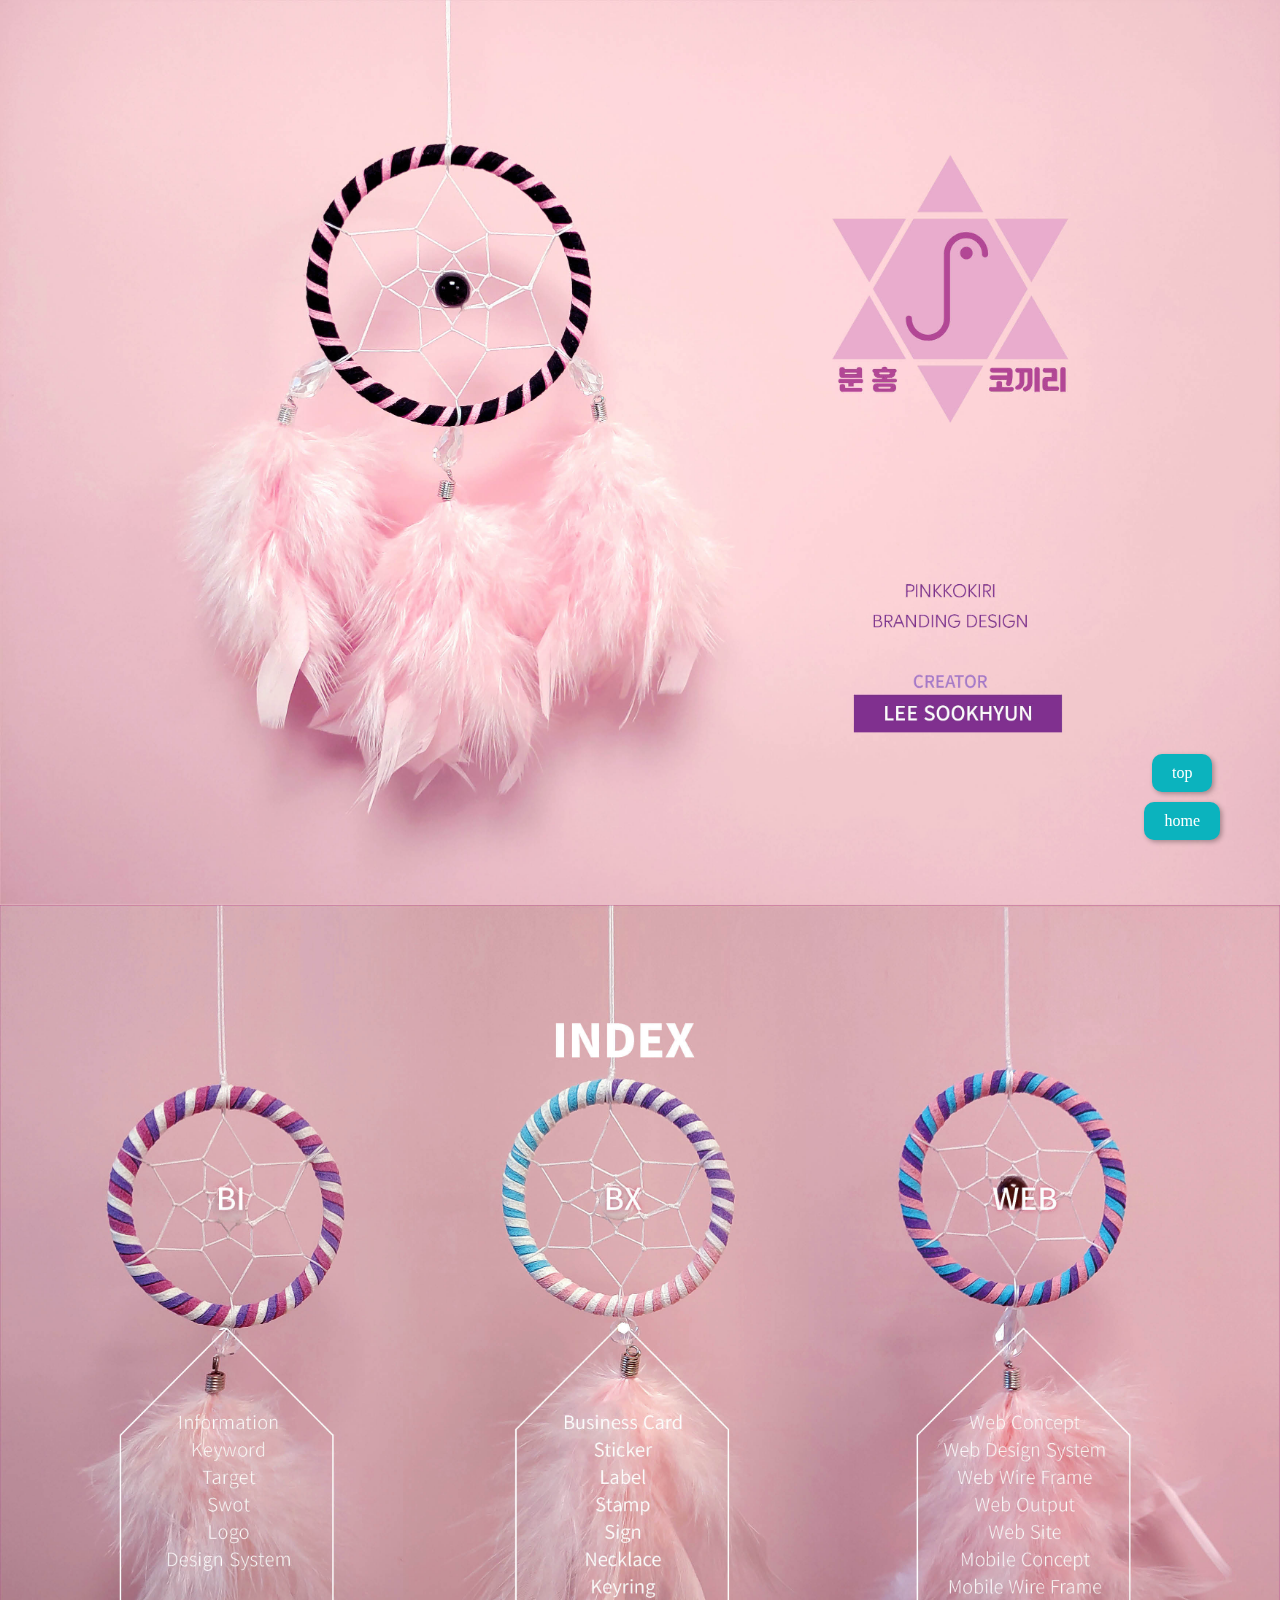
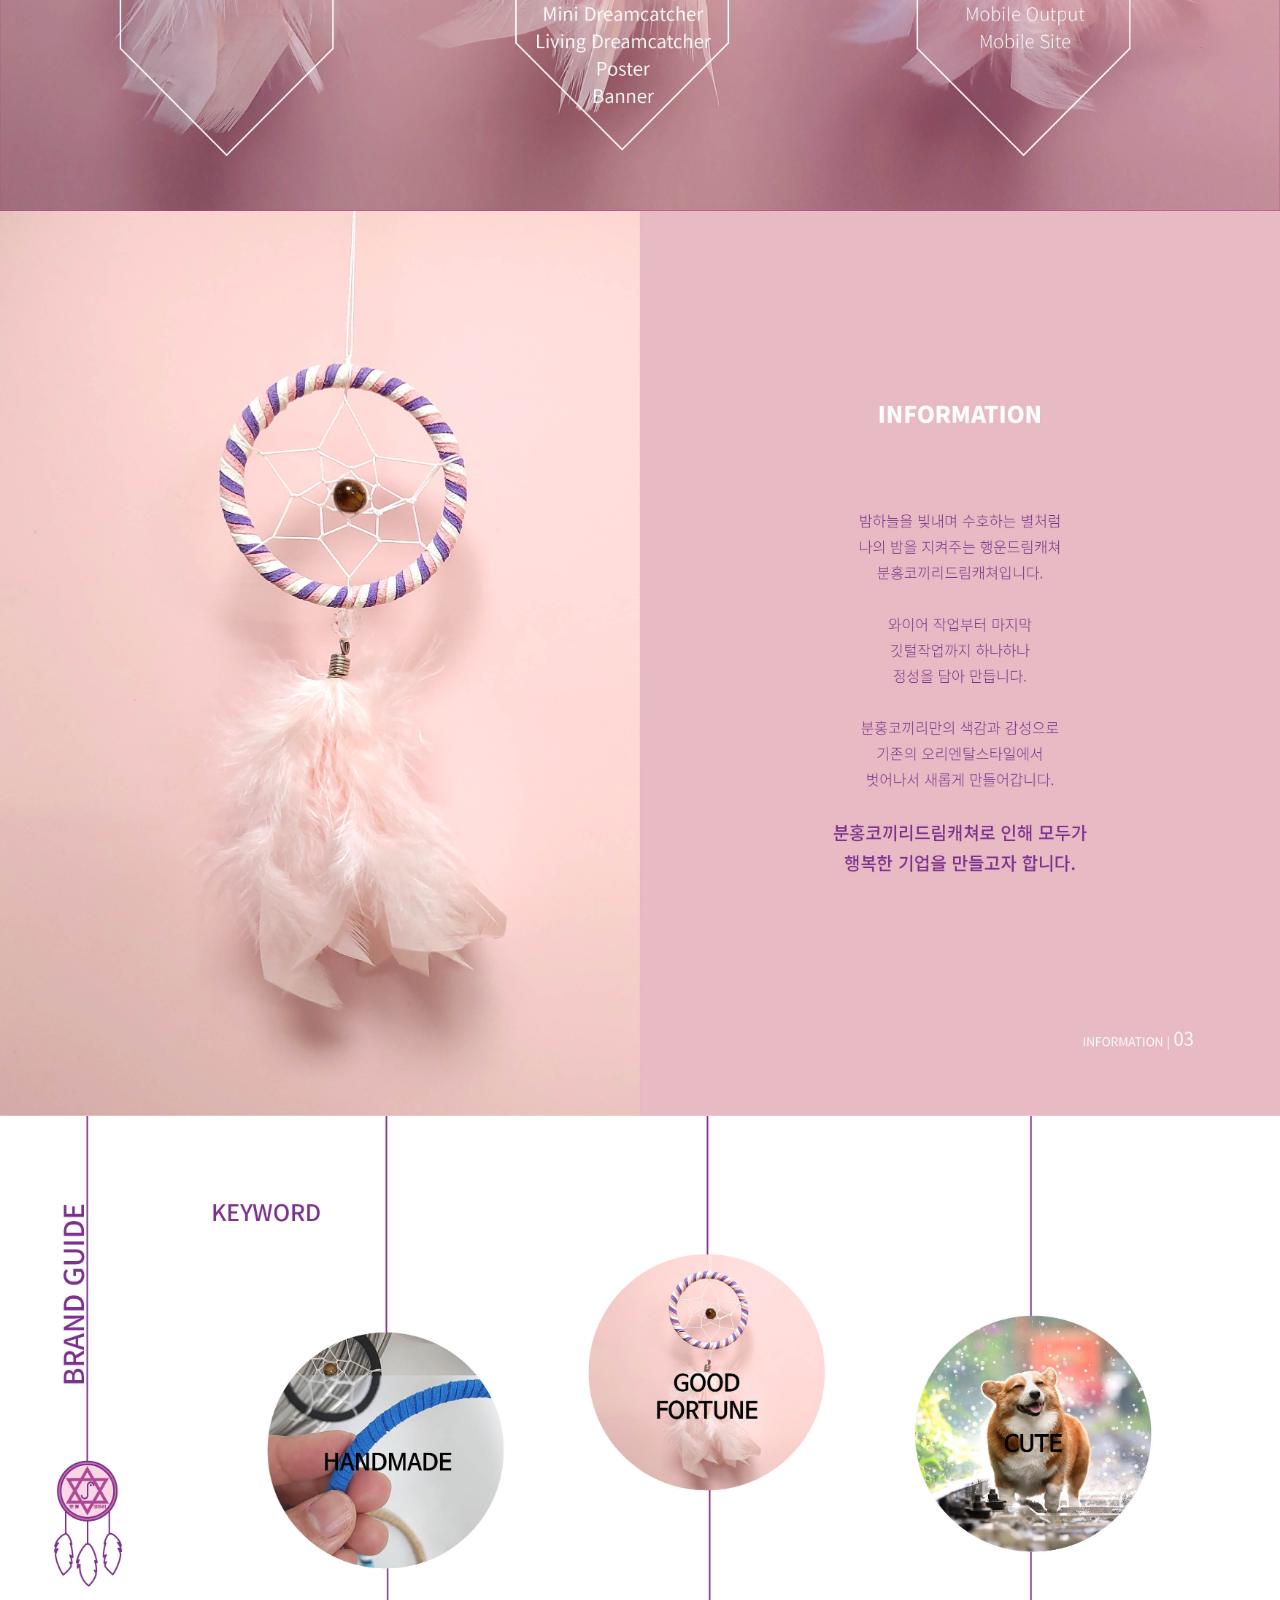
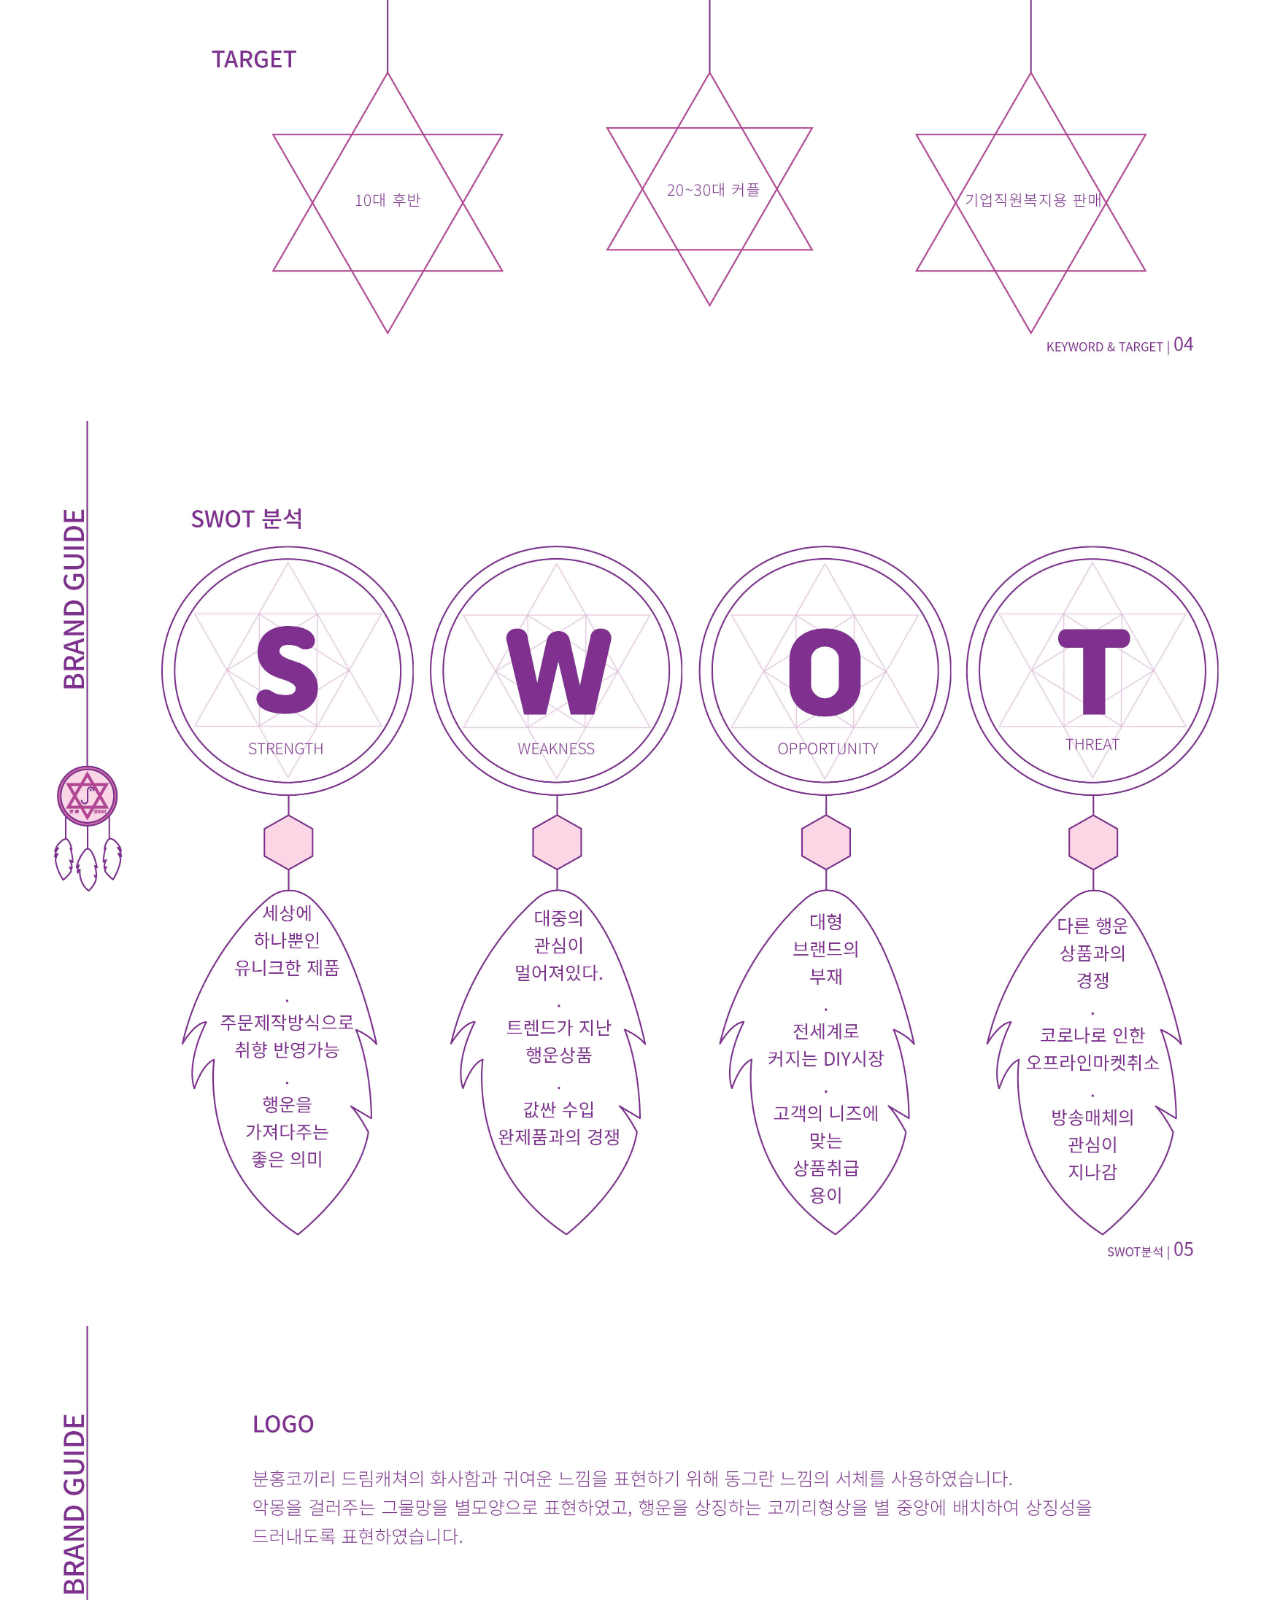
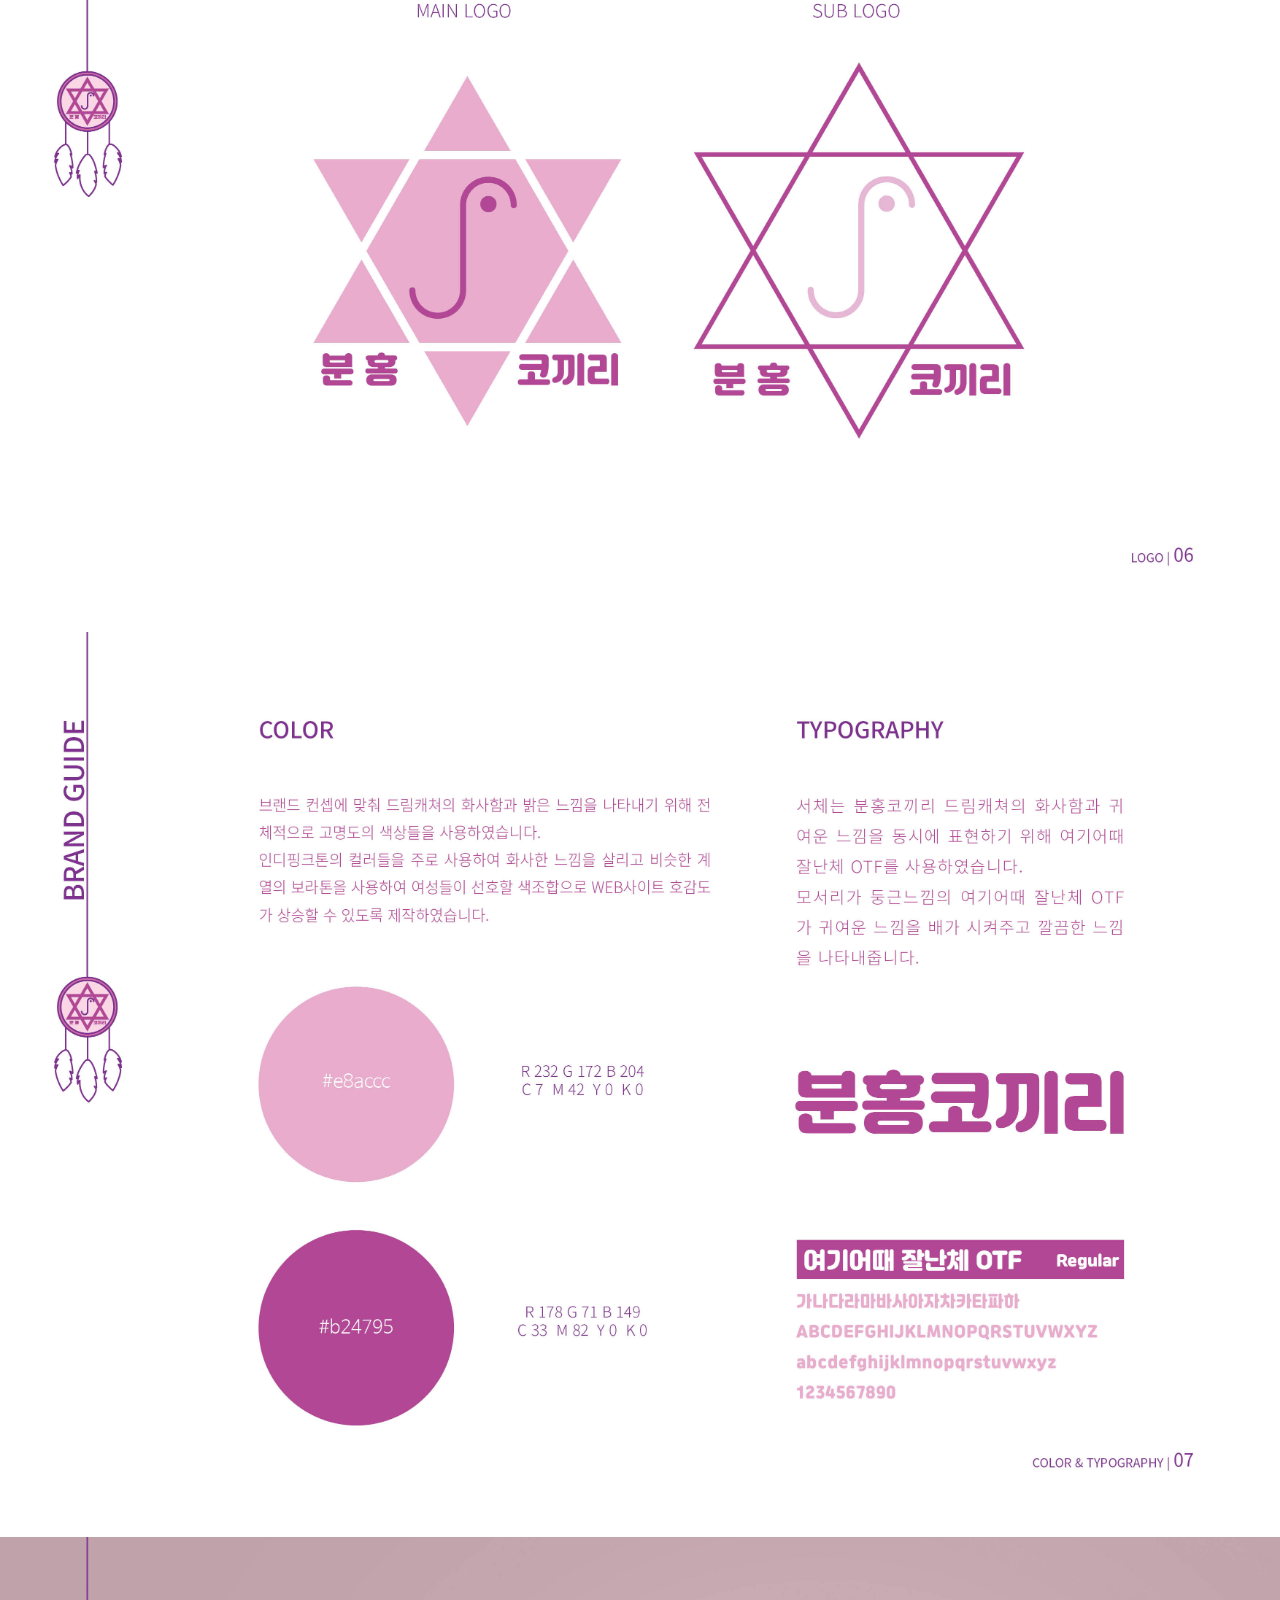
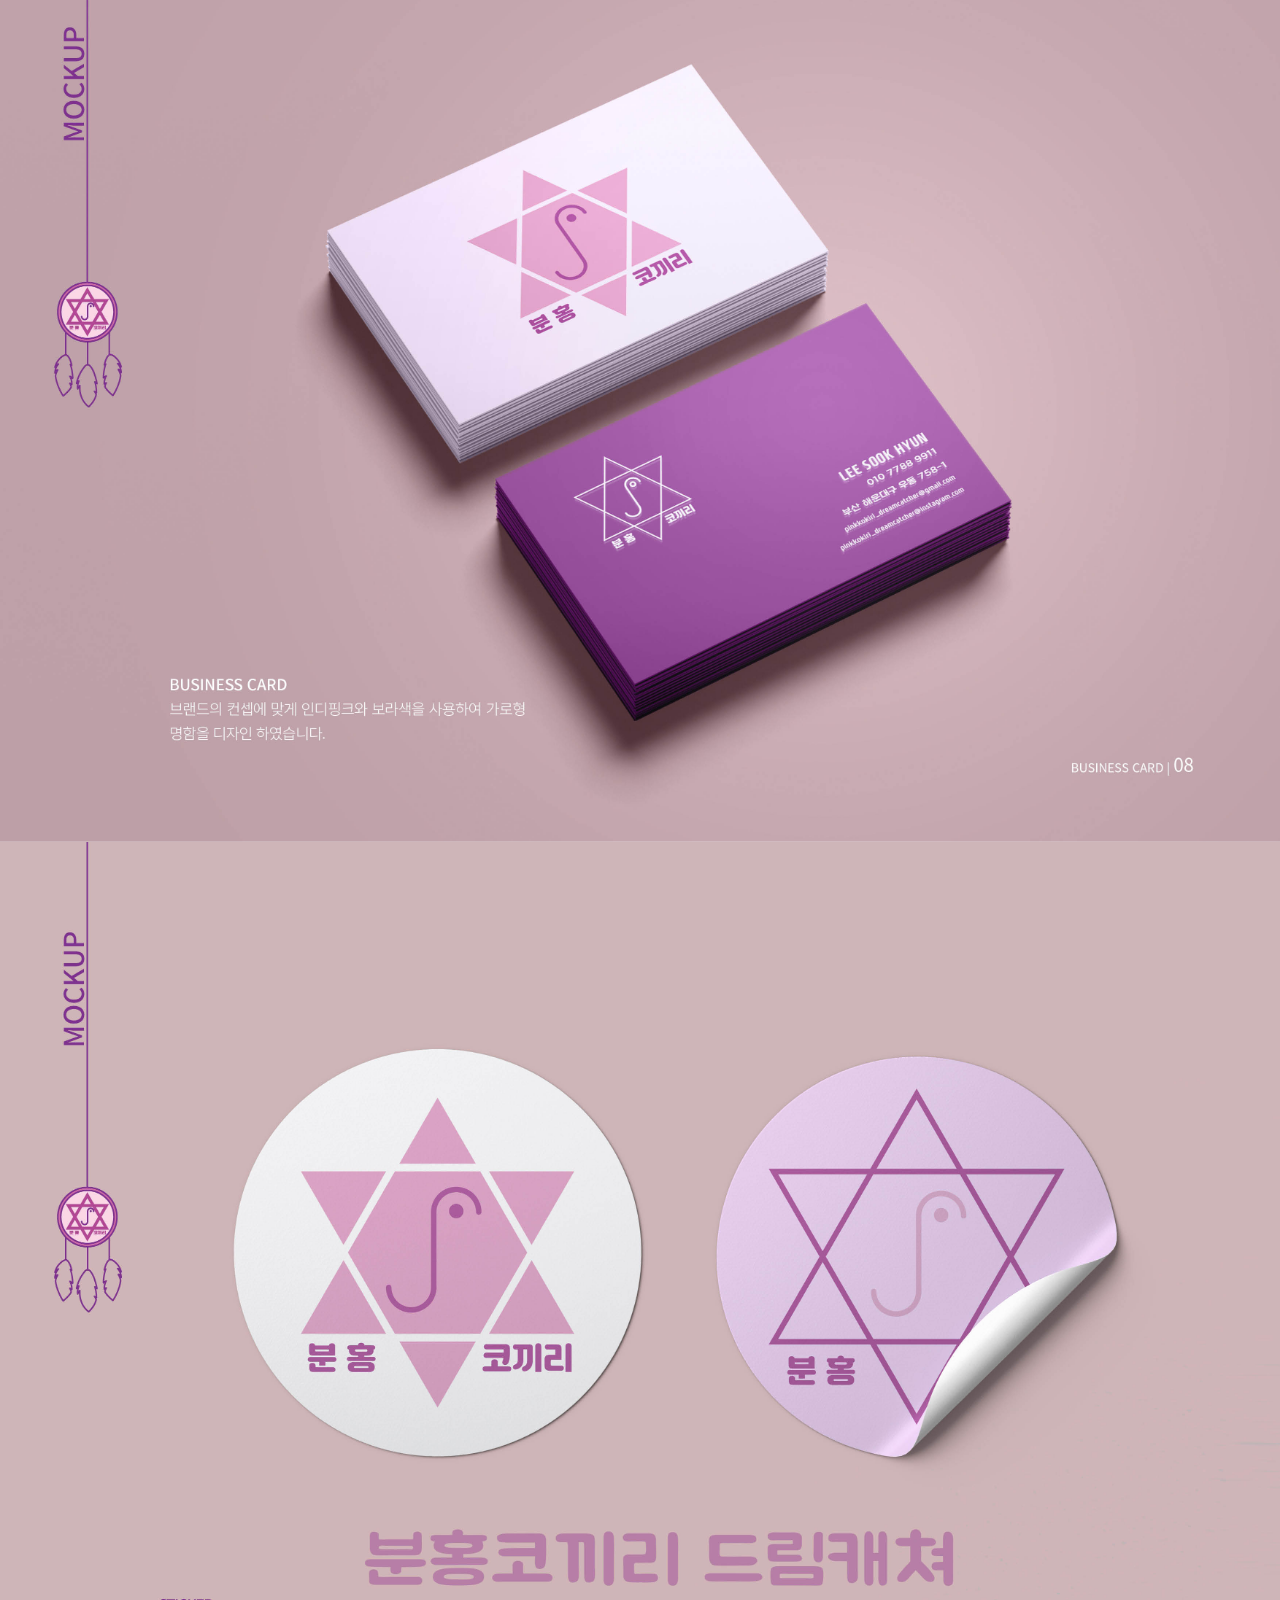
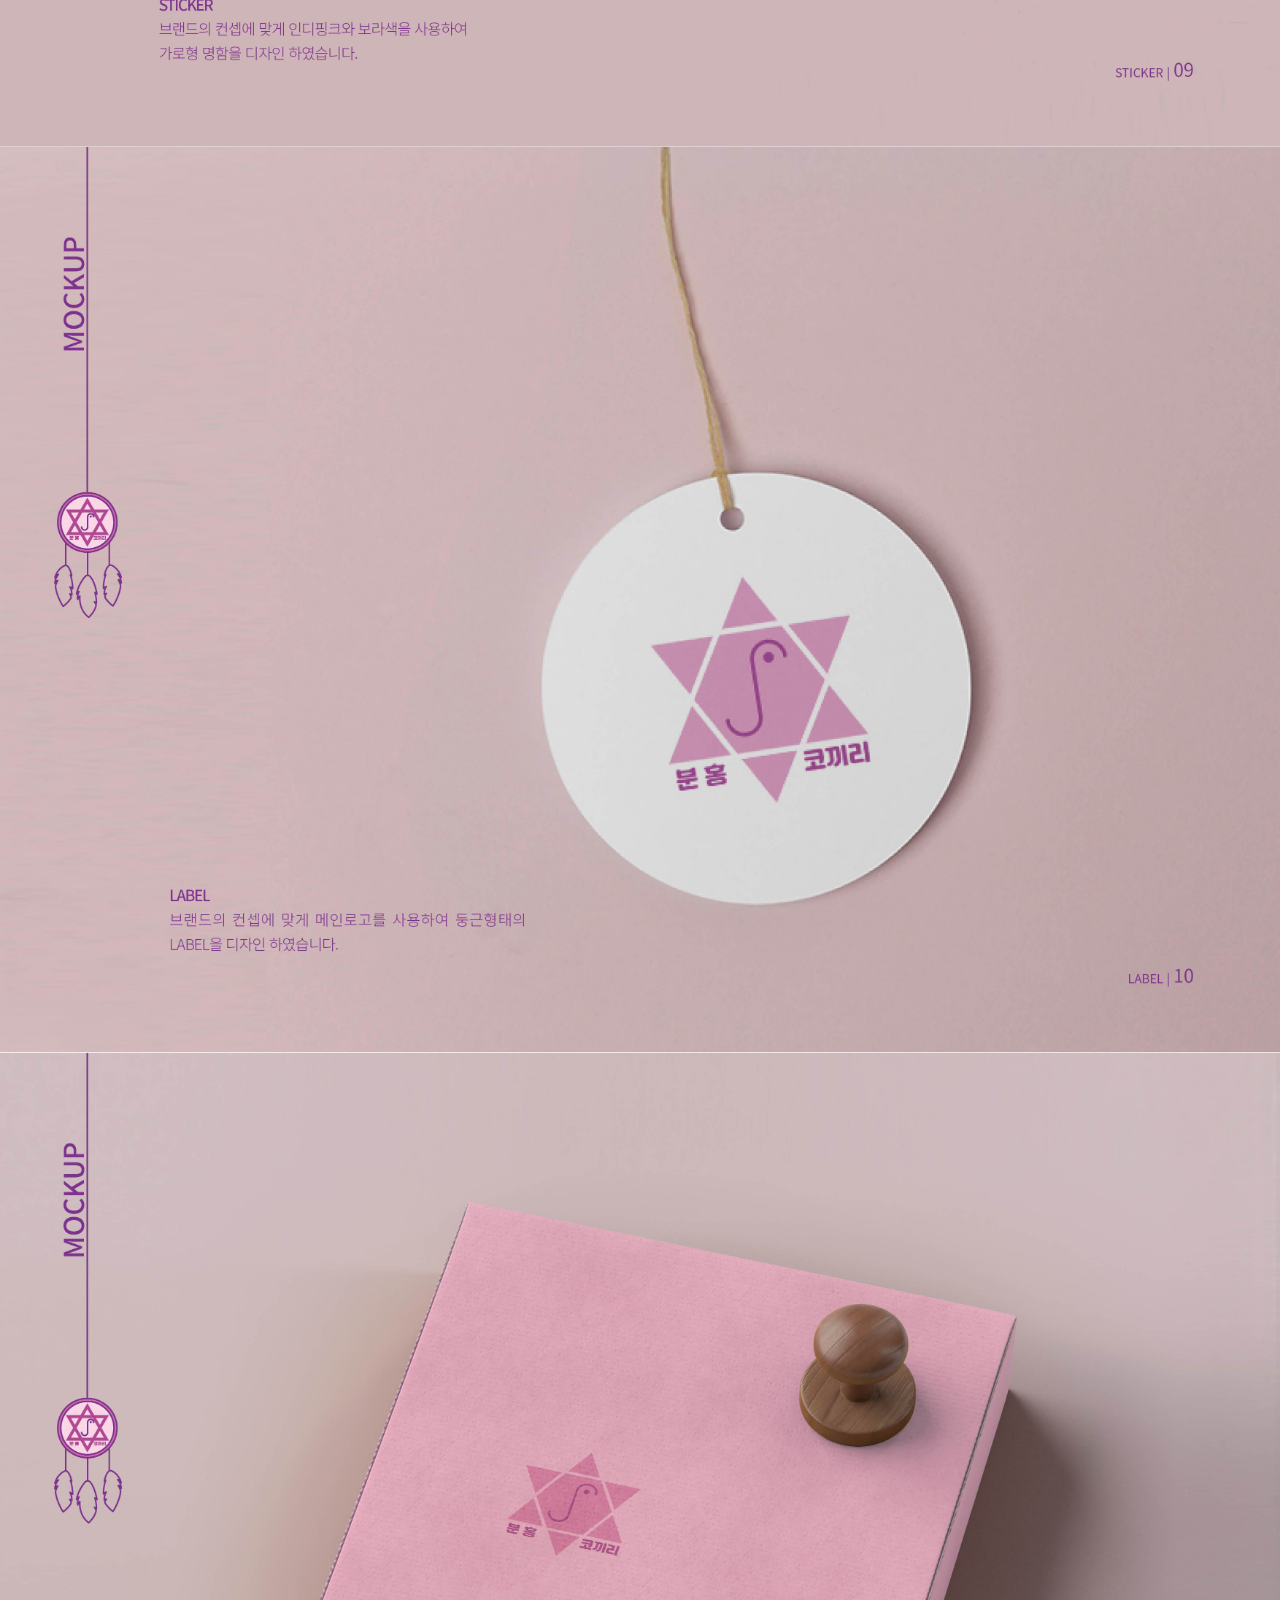
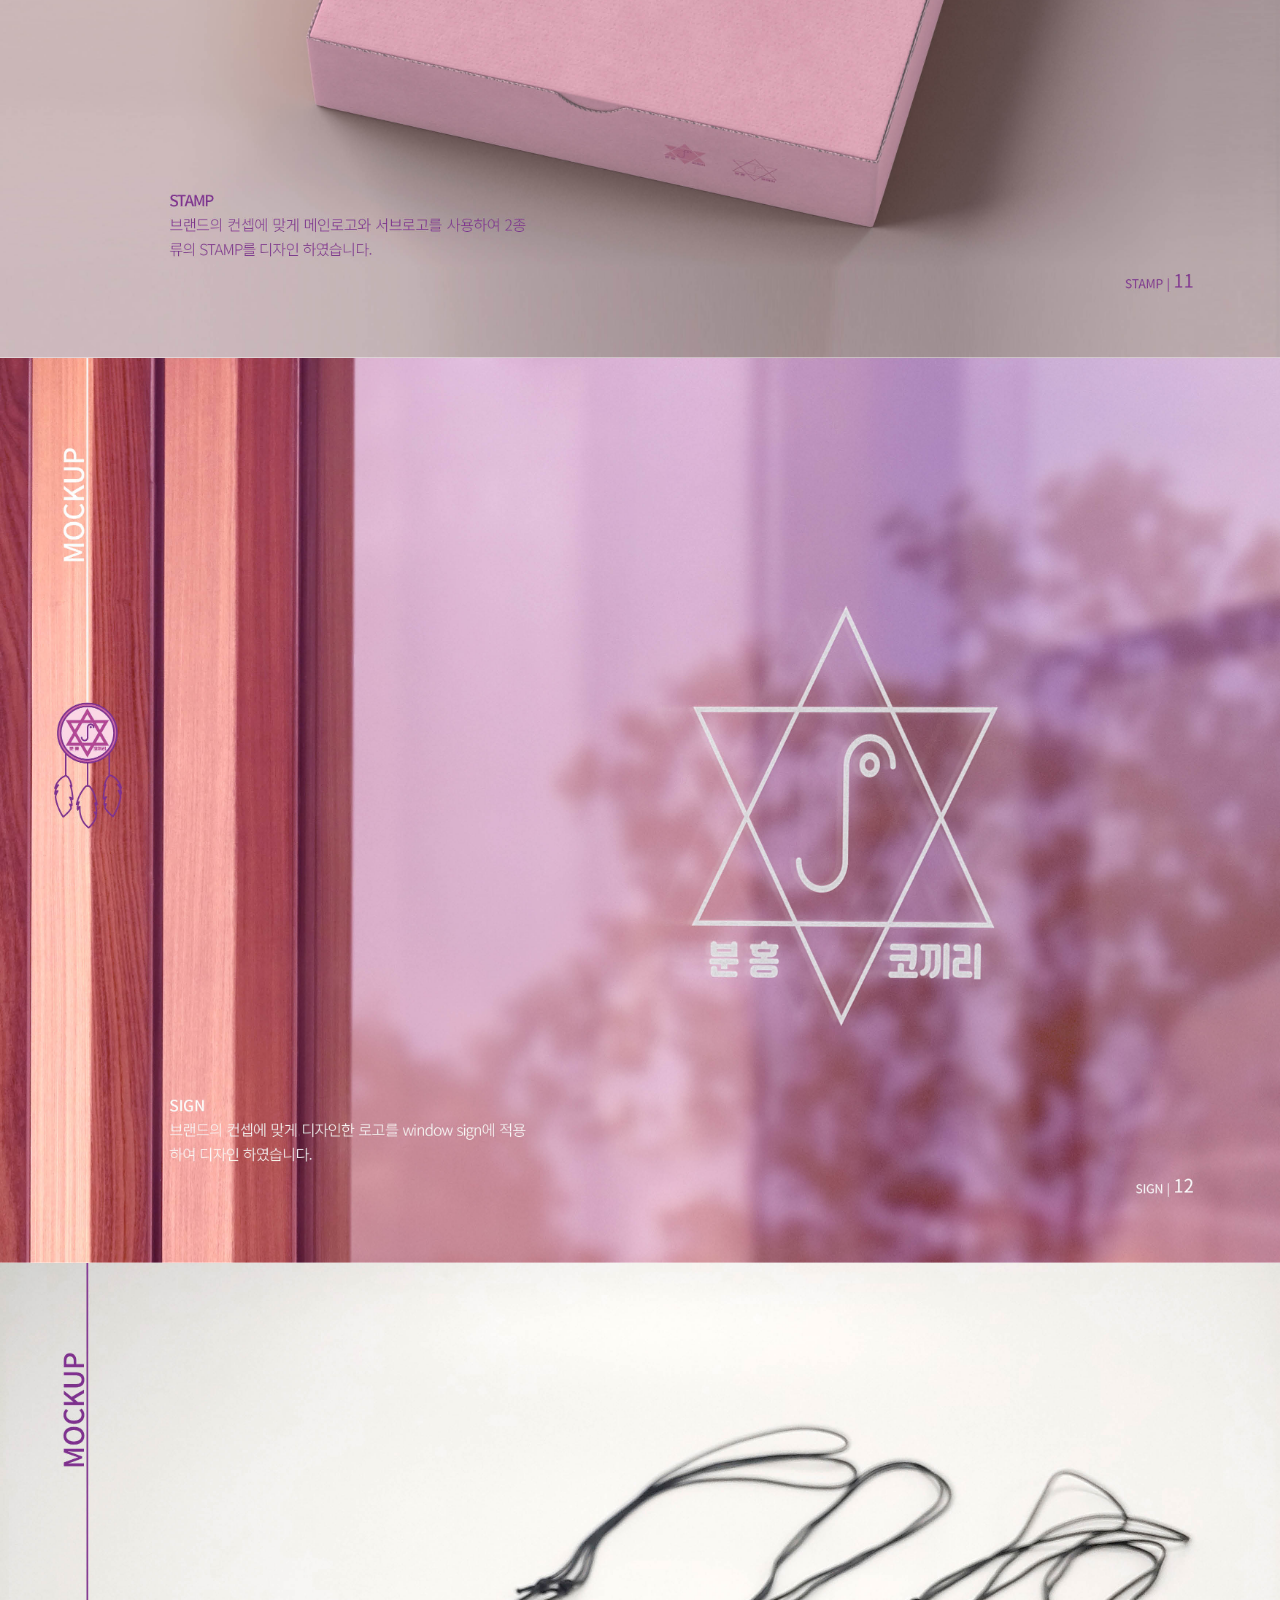
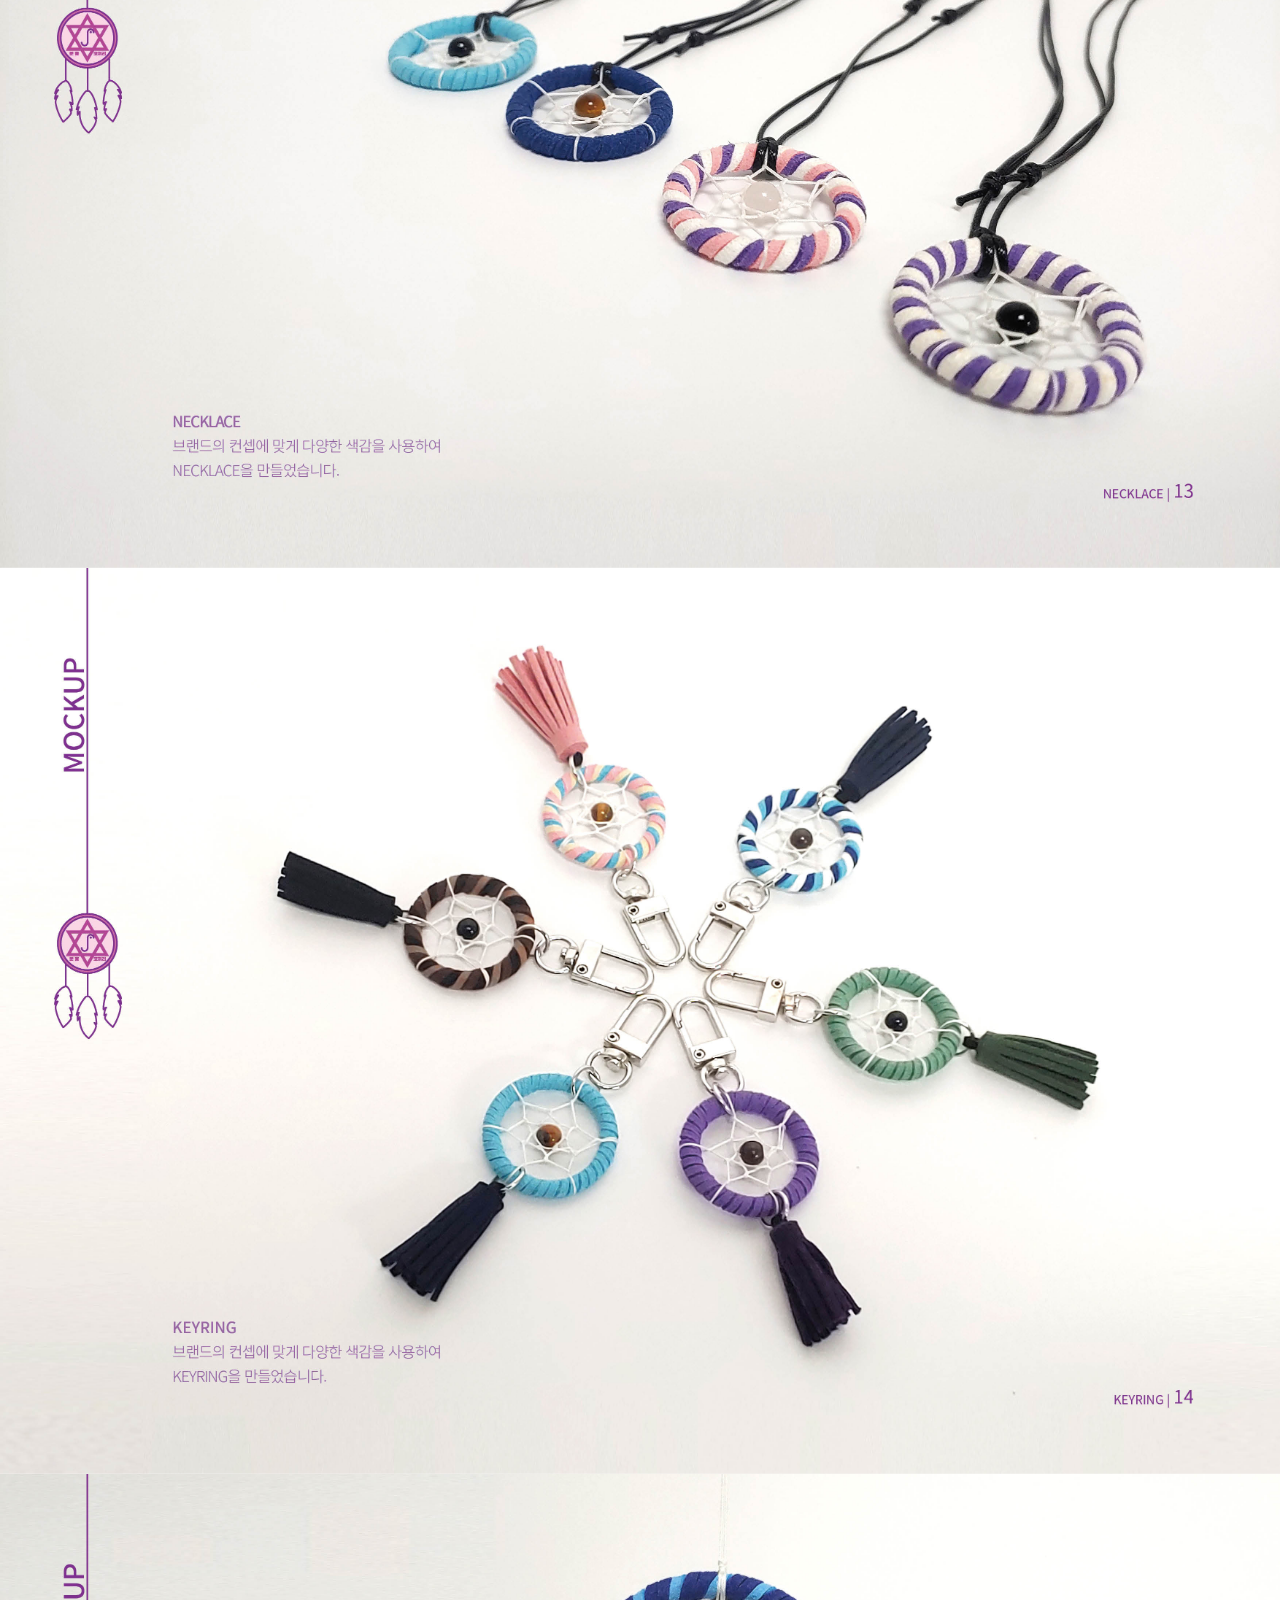
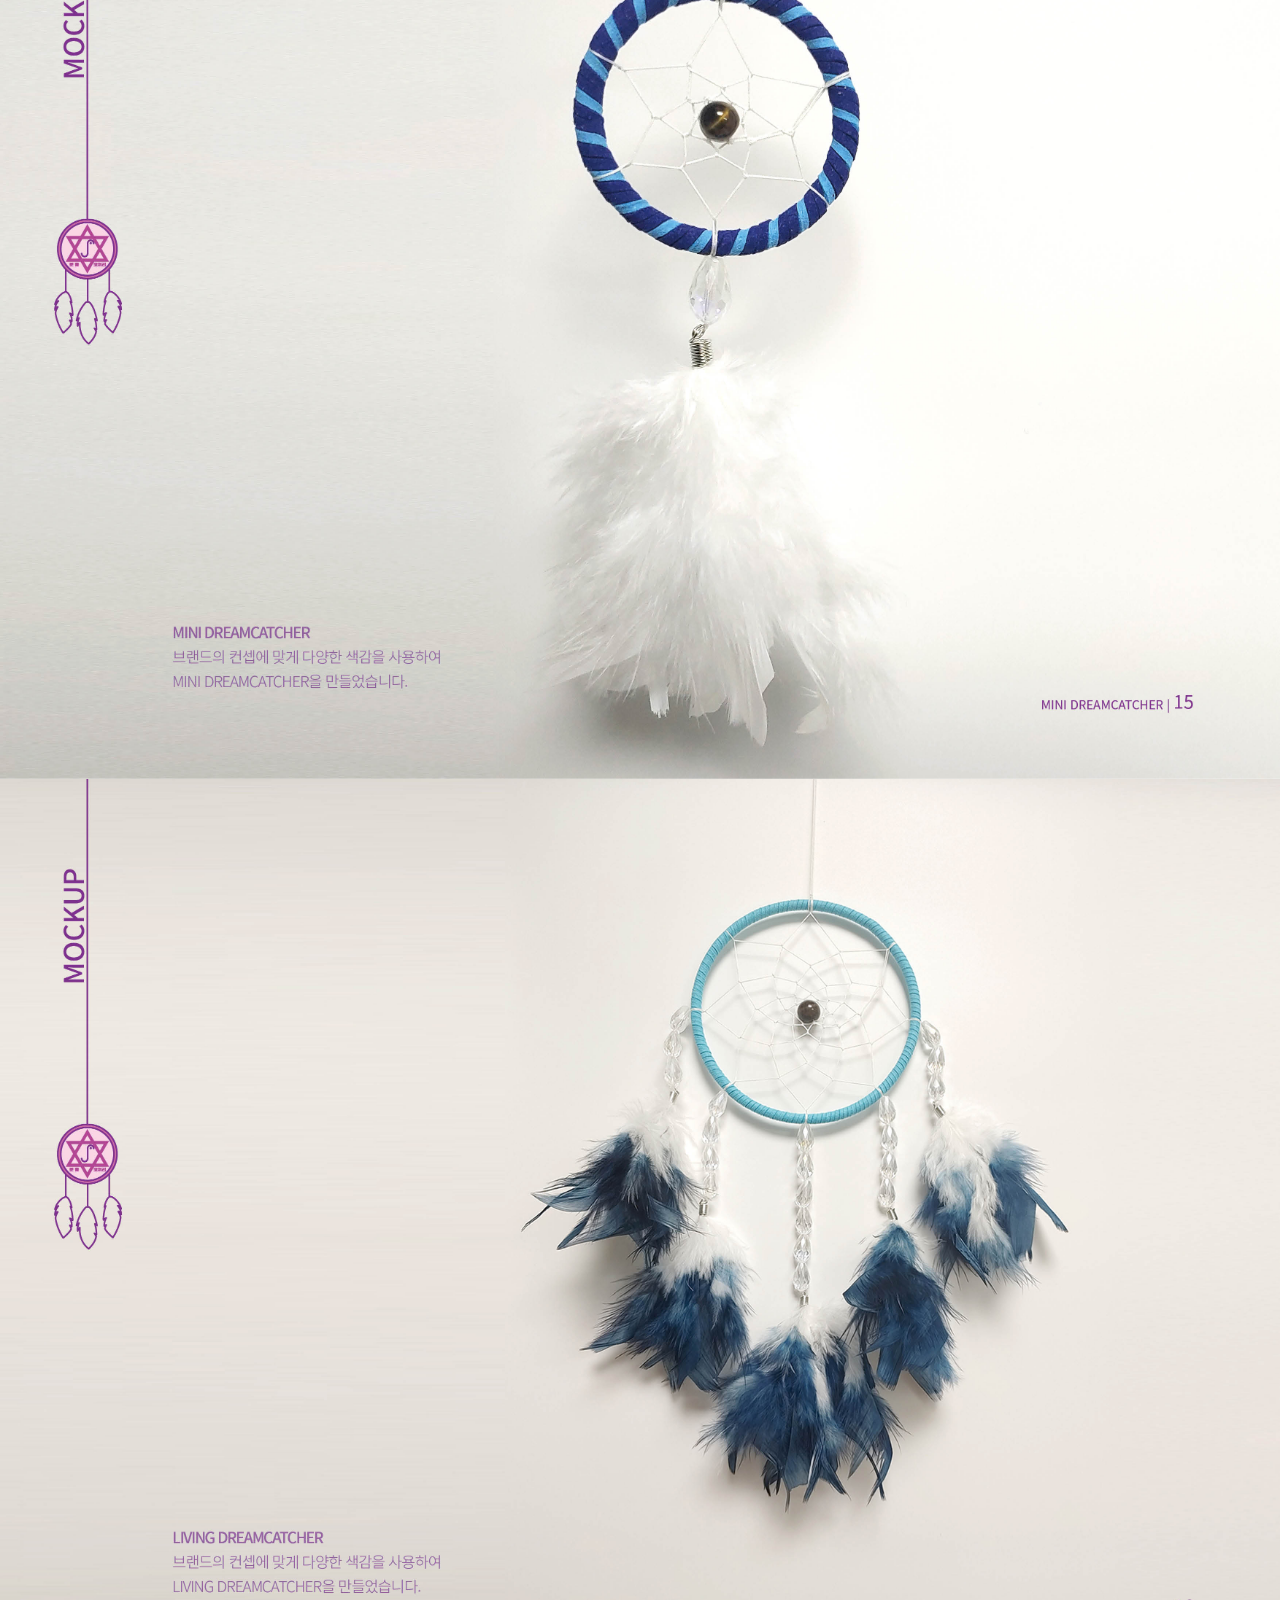
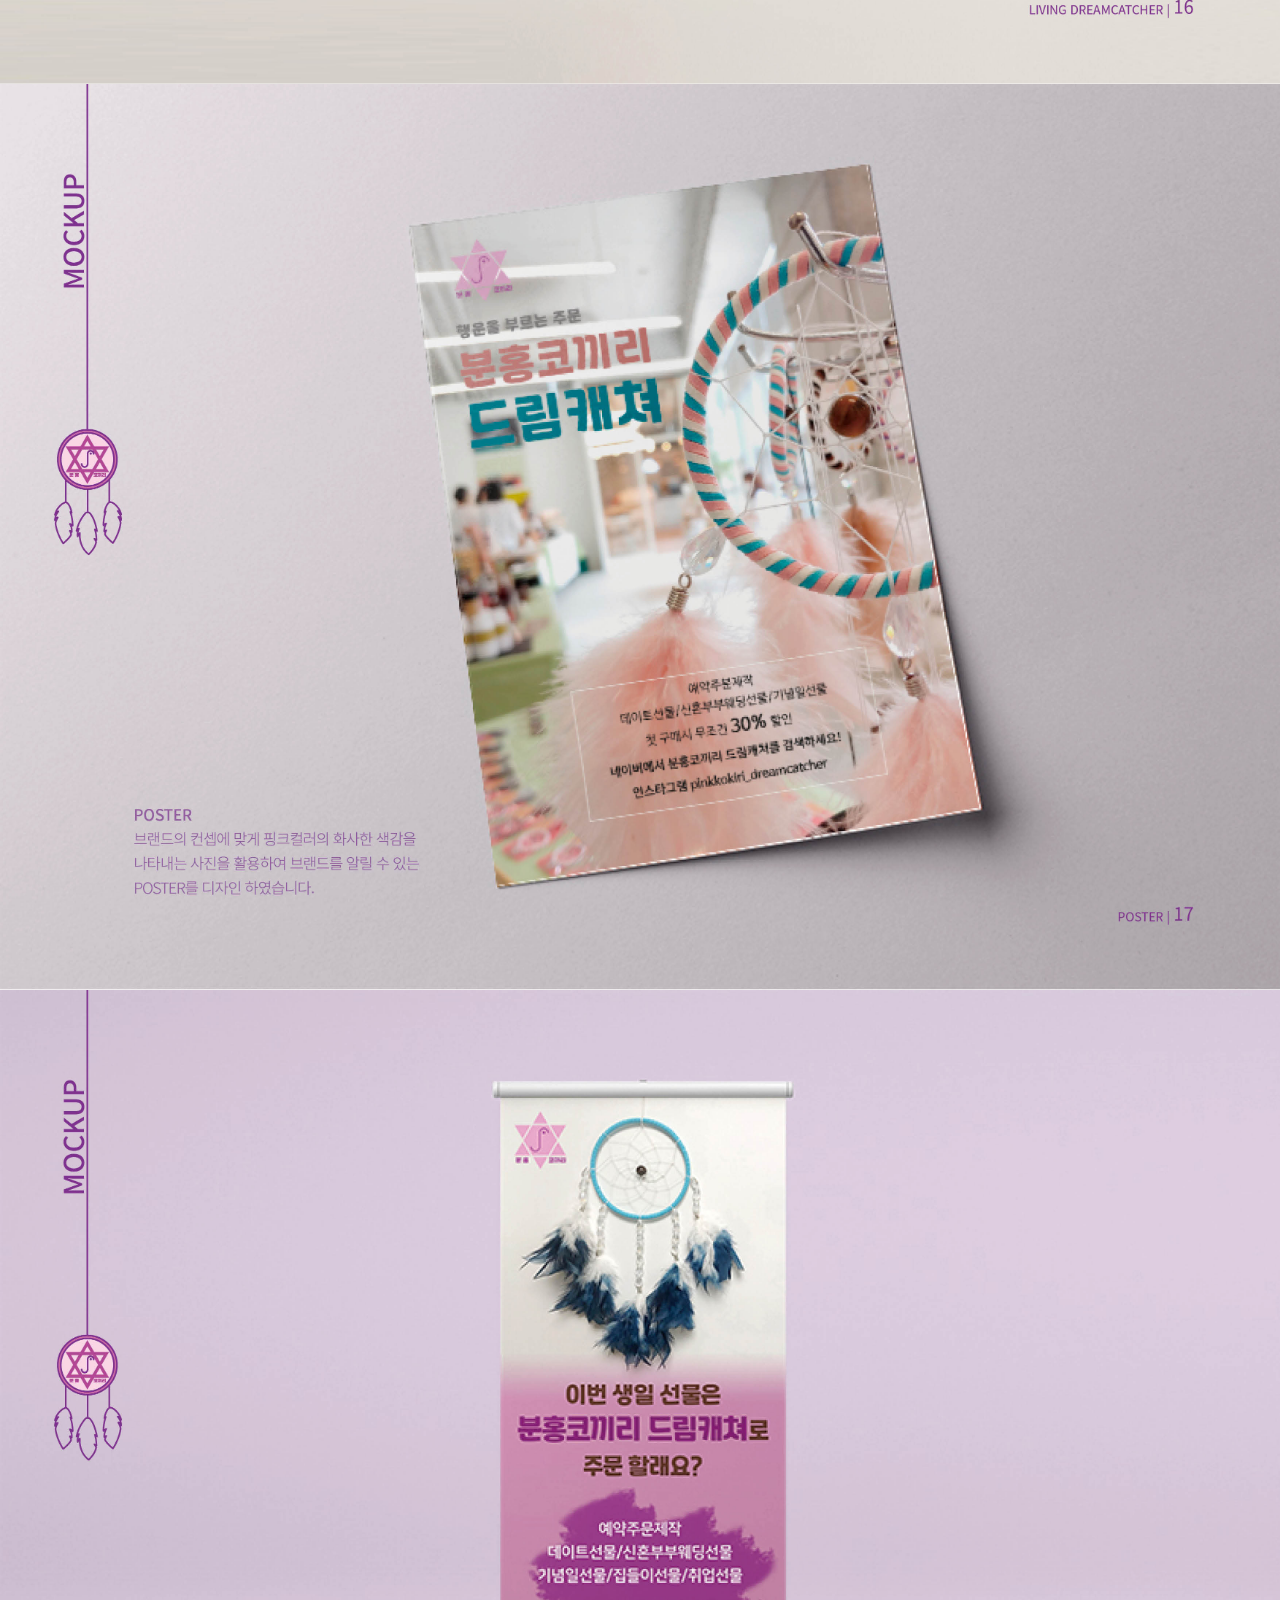
<file: guide/pink1.html>
<!DOCTYPE html>
<html lang="ko">
<head>
    <meta charset="UTF-8">
    <meta http-equiv="X-UA-Compatible" content="IE=edge">
    <meta name="viewport" content="width=device-width, initial-scale=1.0">
    <title>분홍코끼리</title>
    <link rel="stylesheet" href="guide.css">
</head>
<body>
    <img src="../images/pink.jpg" alt="분홍코끼리">
    <img src="../images/pink2.jpg" alt="분홍코끼리">
    <img src="../images/pink3.jpg" alt="분홍코끼리">
    <img src="../images/pink4.jpg" alt="분홍코끼리">
    <img src="../images/pink5.jpg" alt="분홍코끼리">
    <img src="../images/pink6.jpg" alt="분홍코끼리">
    <img src="../images/pink7.jpg" alt="분홍코끼리">
    <img src="../images/pink8.jpg" alt="분홍코끼리">
    <img src="../images/pink9.jpg" alt="분홍코끼리">
    <img src="../images/pink10.jpg" alt="분홍코끼리">
    <img src="../images/pink11.jpg" alt="분홍코끼리">
    <img src="../images/pink12.jpg" alt="분홍코끼리">
    <img src="../images/pink13.jpg" alt="분홍코끼리">
    <img src="../images/pink14.jpg" alt="분홍코끼리">
    <img src="../images/pink15.jpg" alt="분홍코끼리">
    <img src="../images/pink16.jpg" alt="분홍코끼리">
    <img src="../images/pink17.jpg" alt="분홍코끼리">
    <img src="../images/pink18.jpg" alt="분홍코끼리">

    <ul class="seiva_btn">
        <li><a href="#">top</a><li>
        <li><a href="../index.html">home</a><li>
        </ul>
    
</body>
</html>
</file>
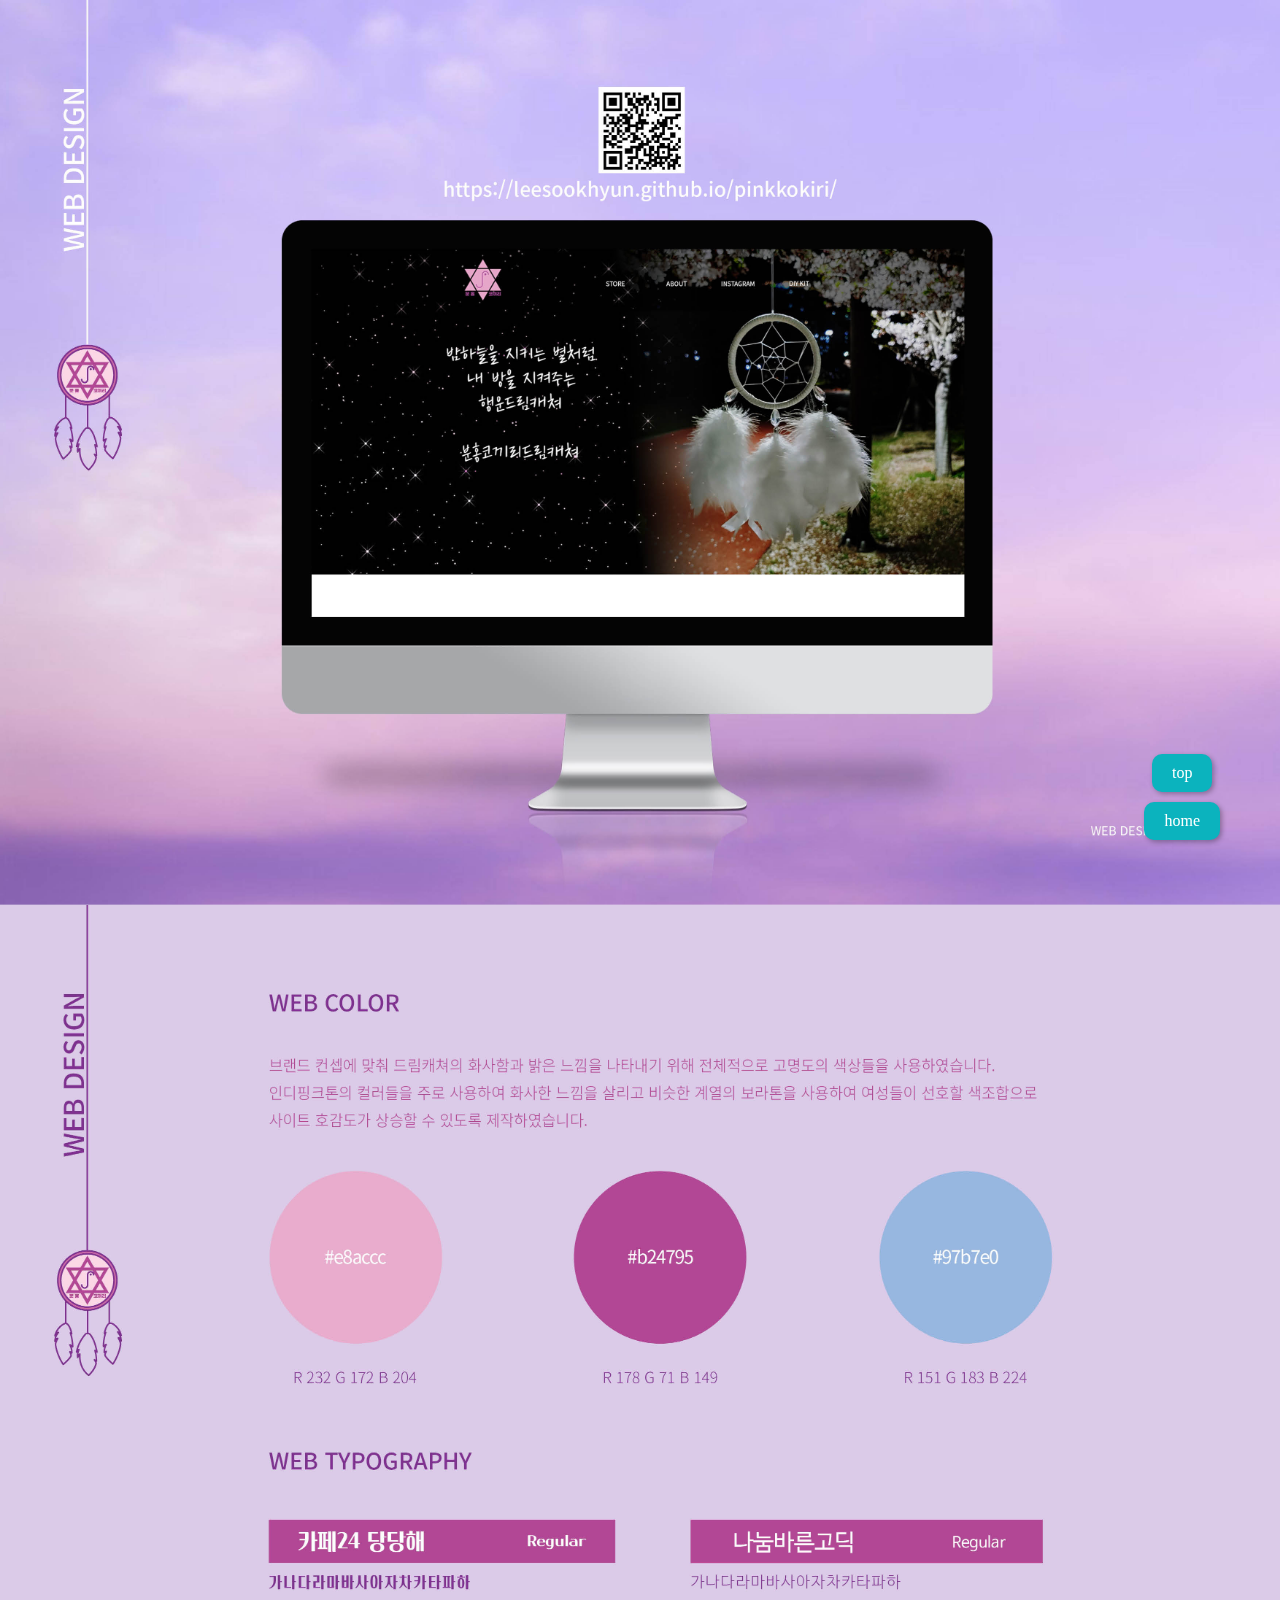
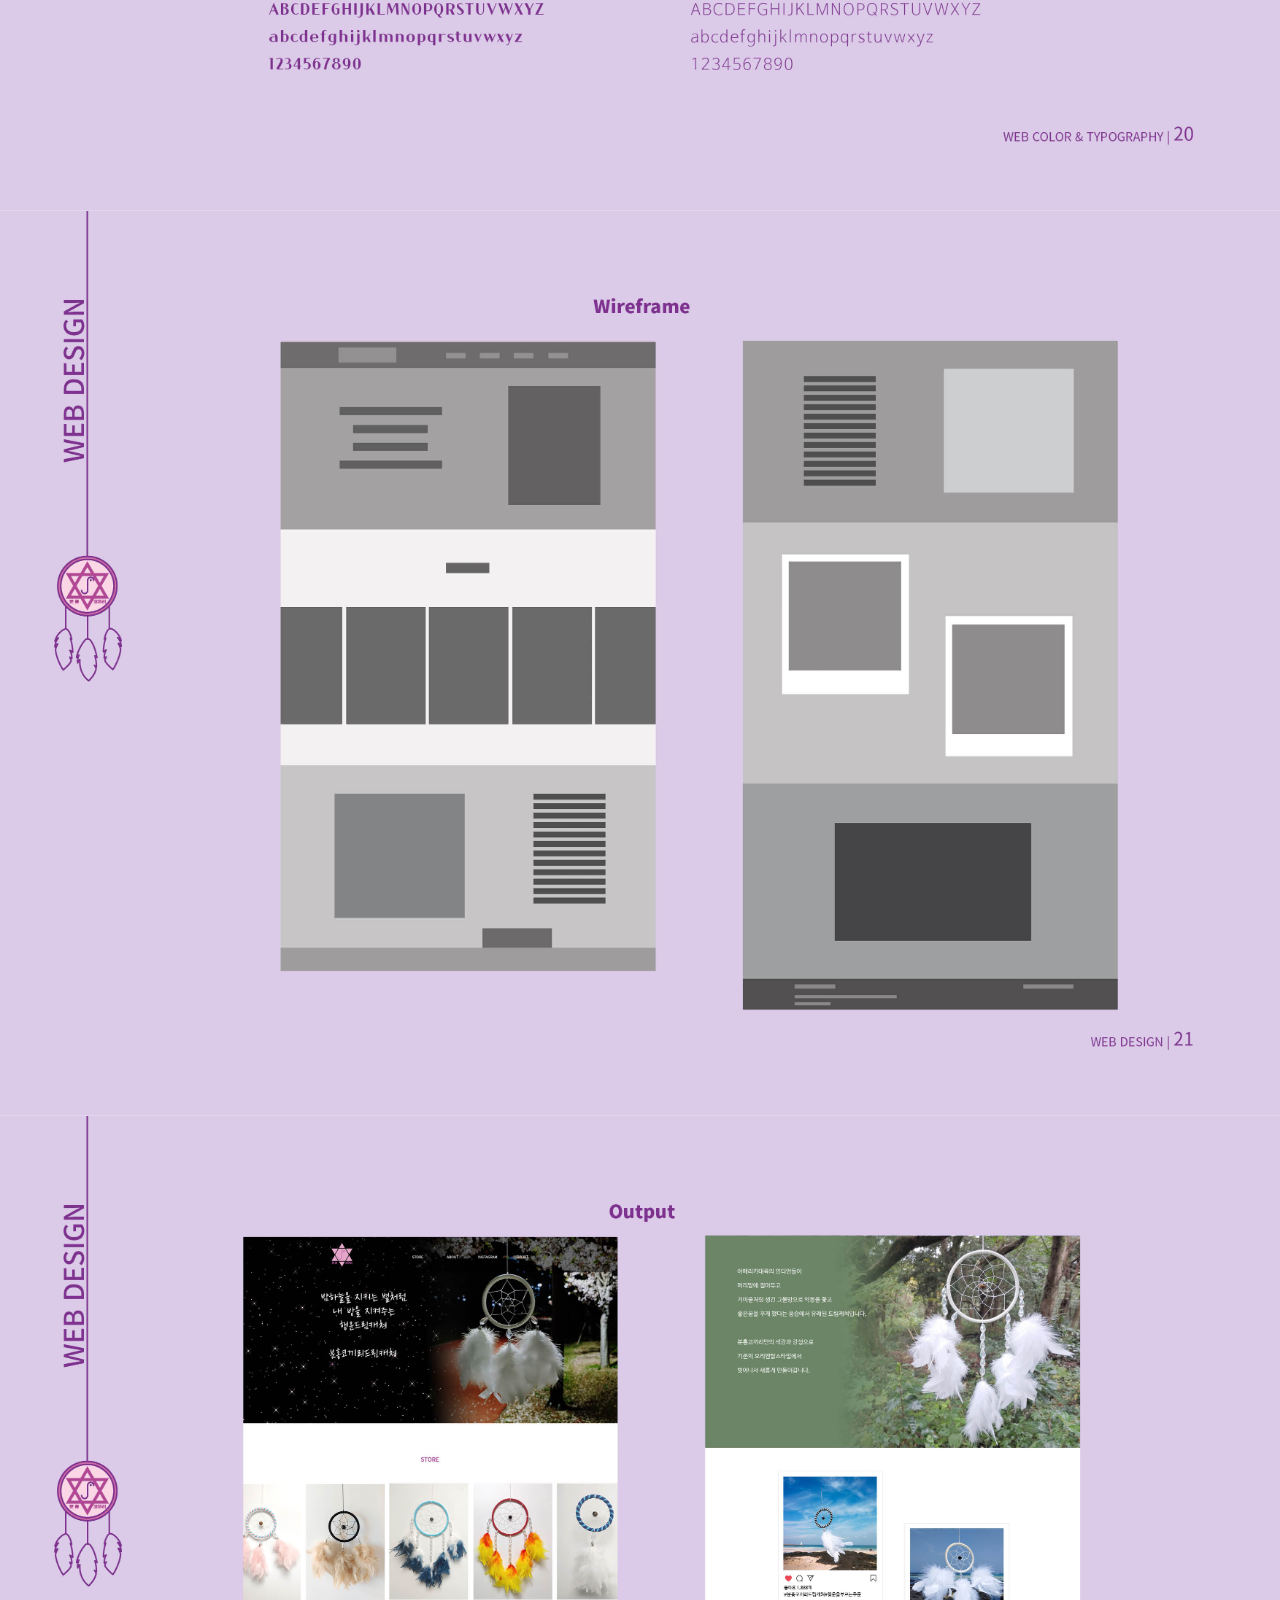
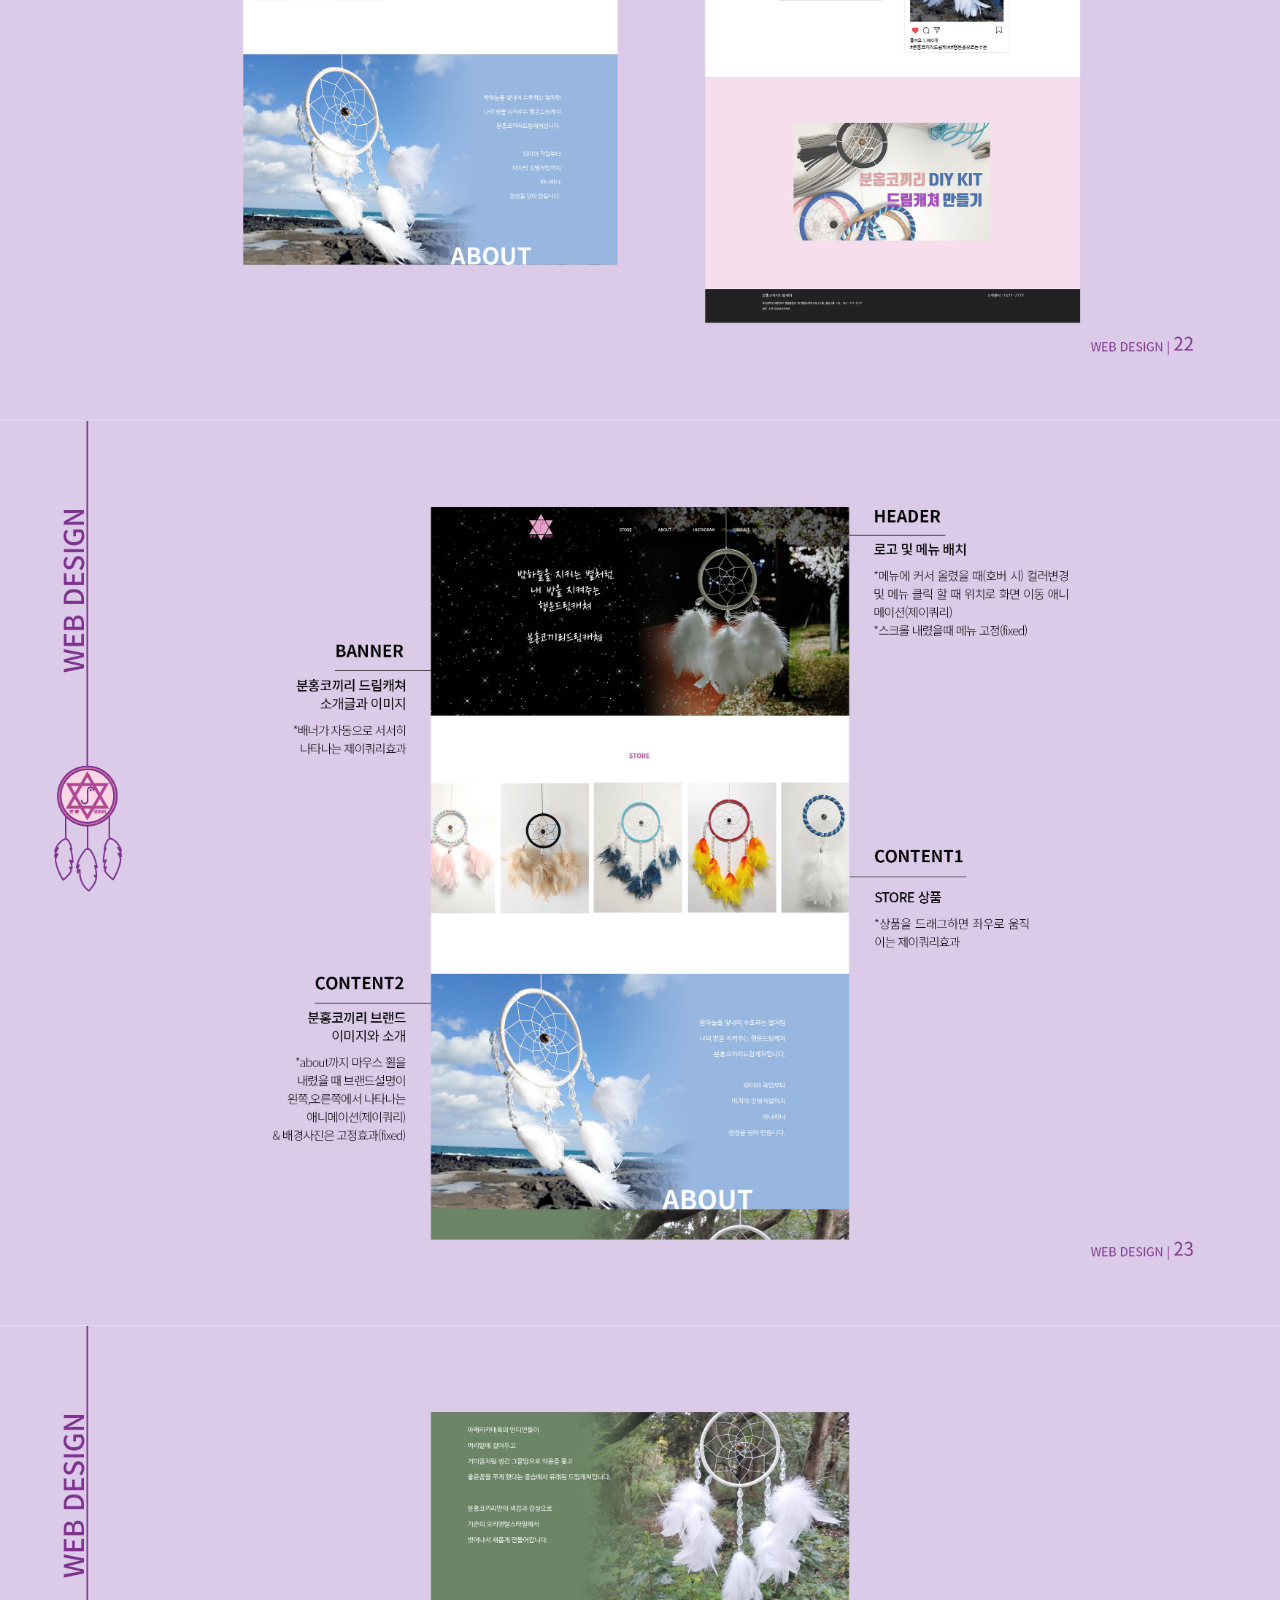
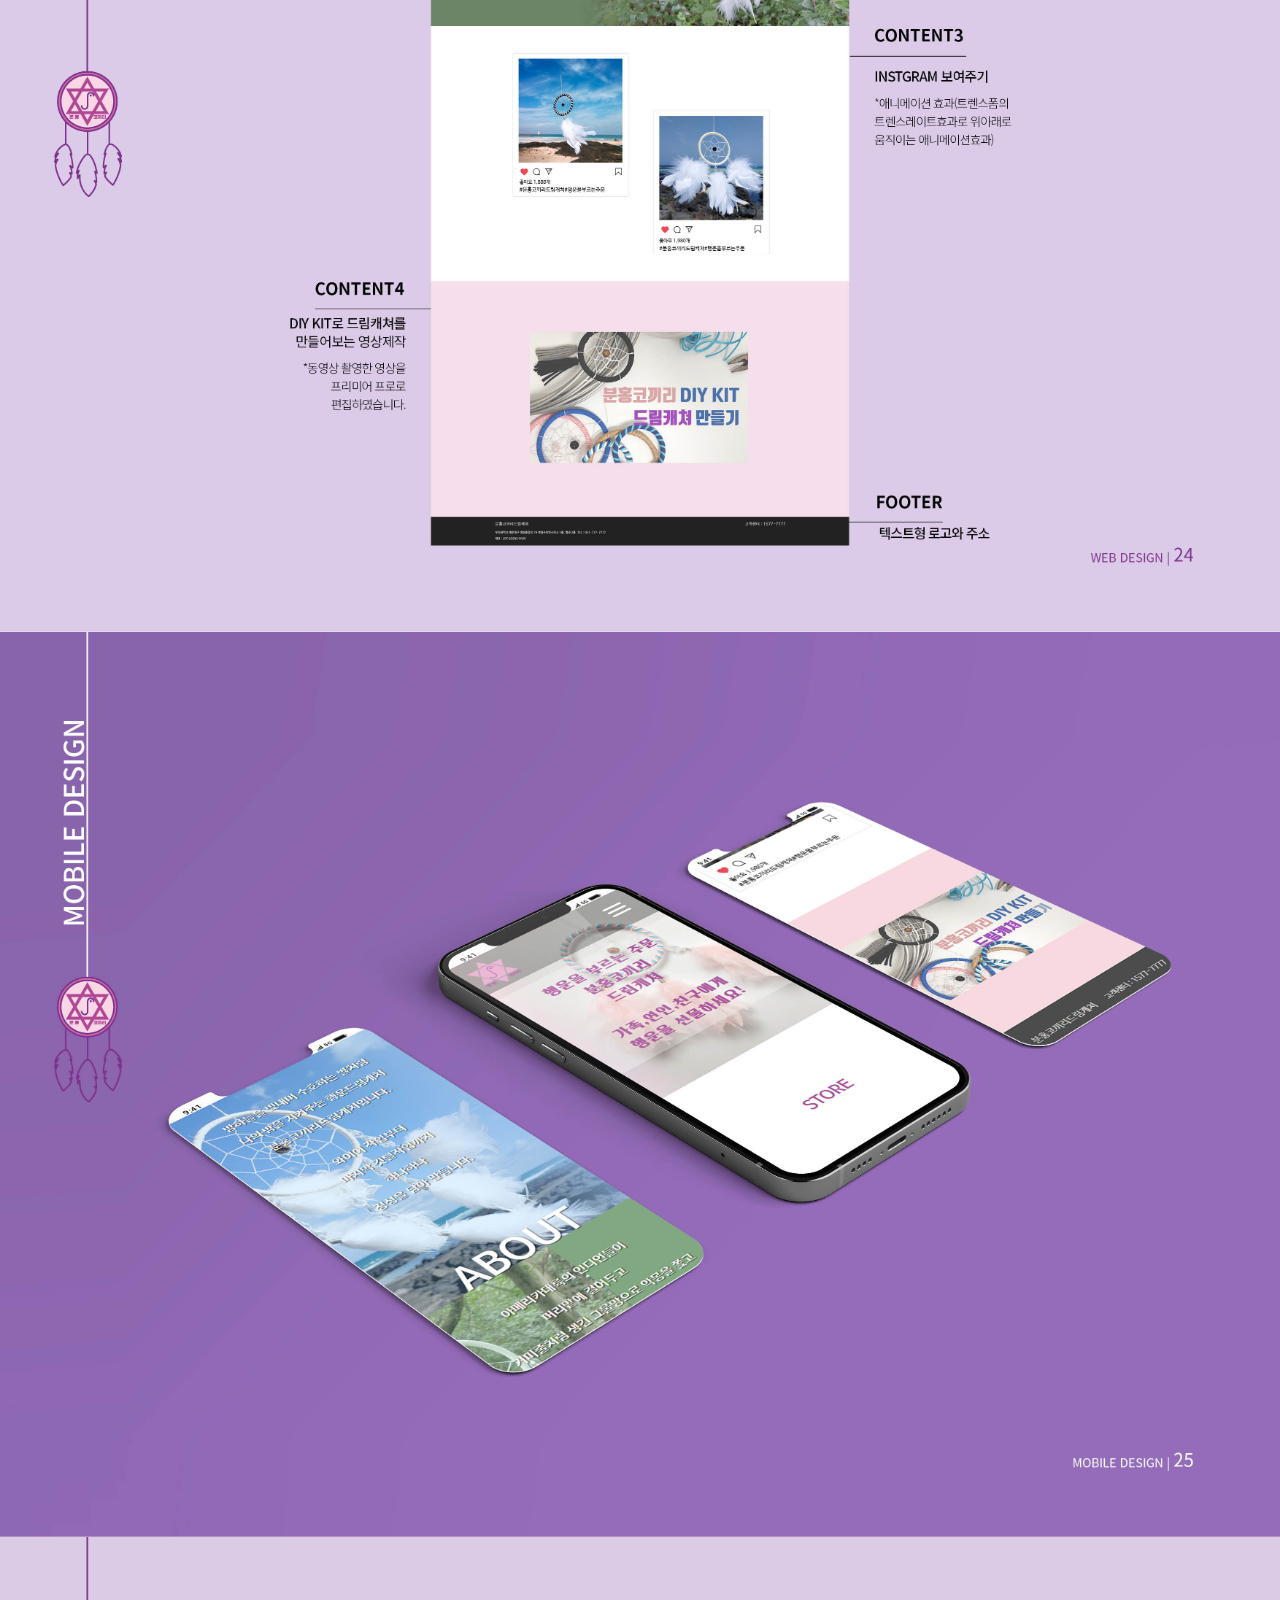
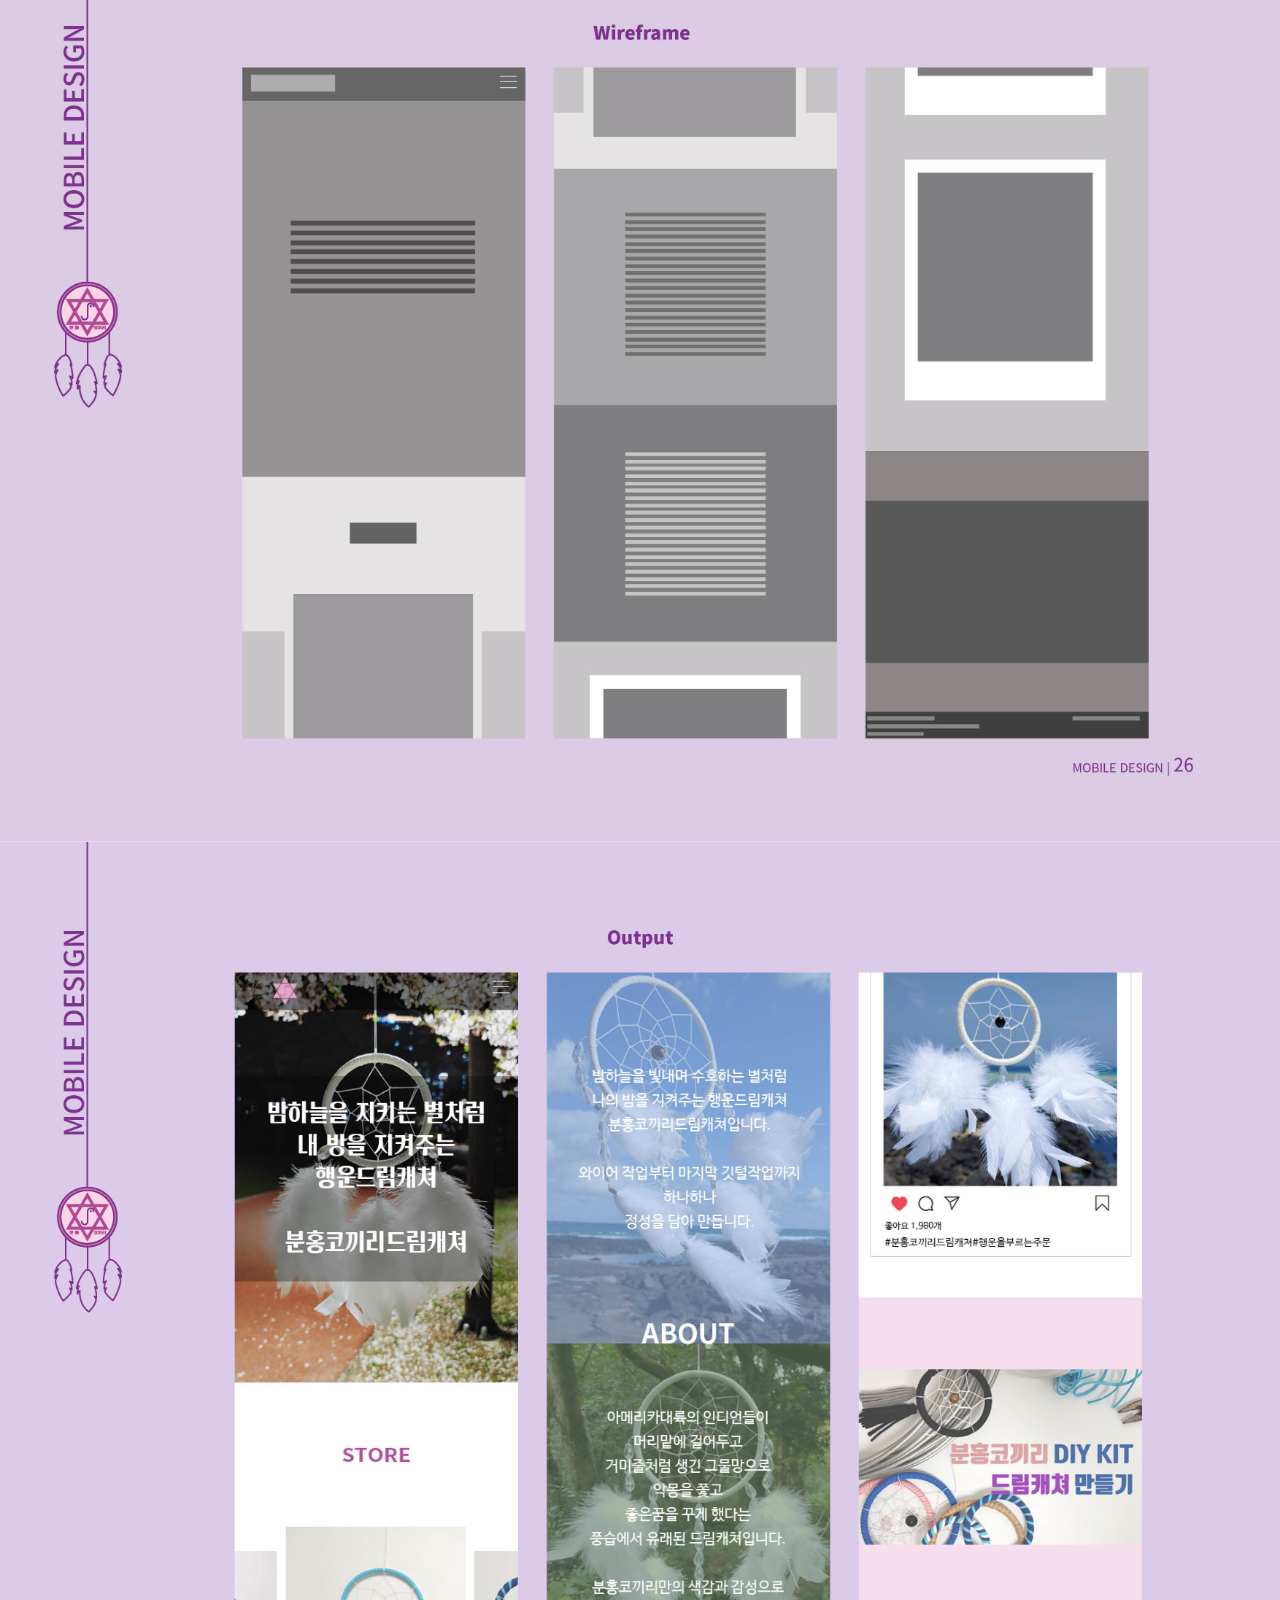
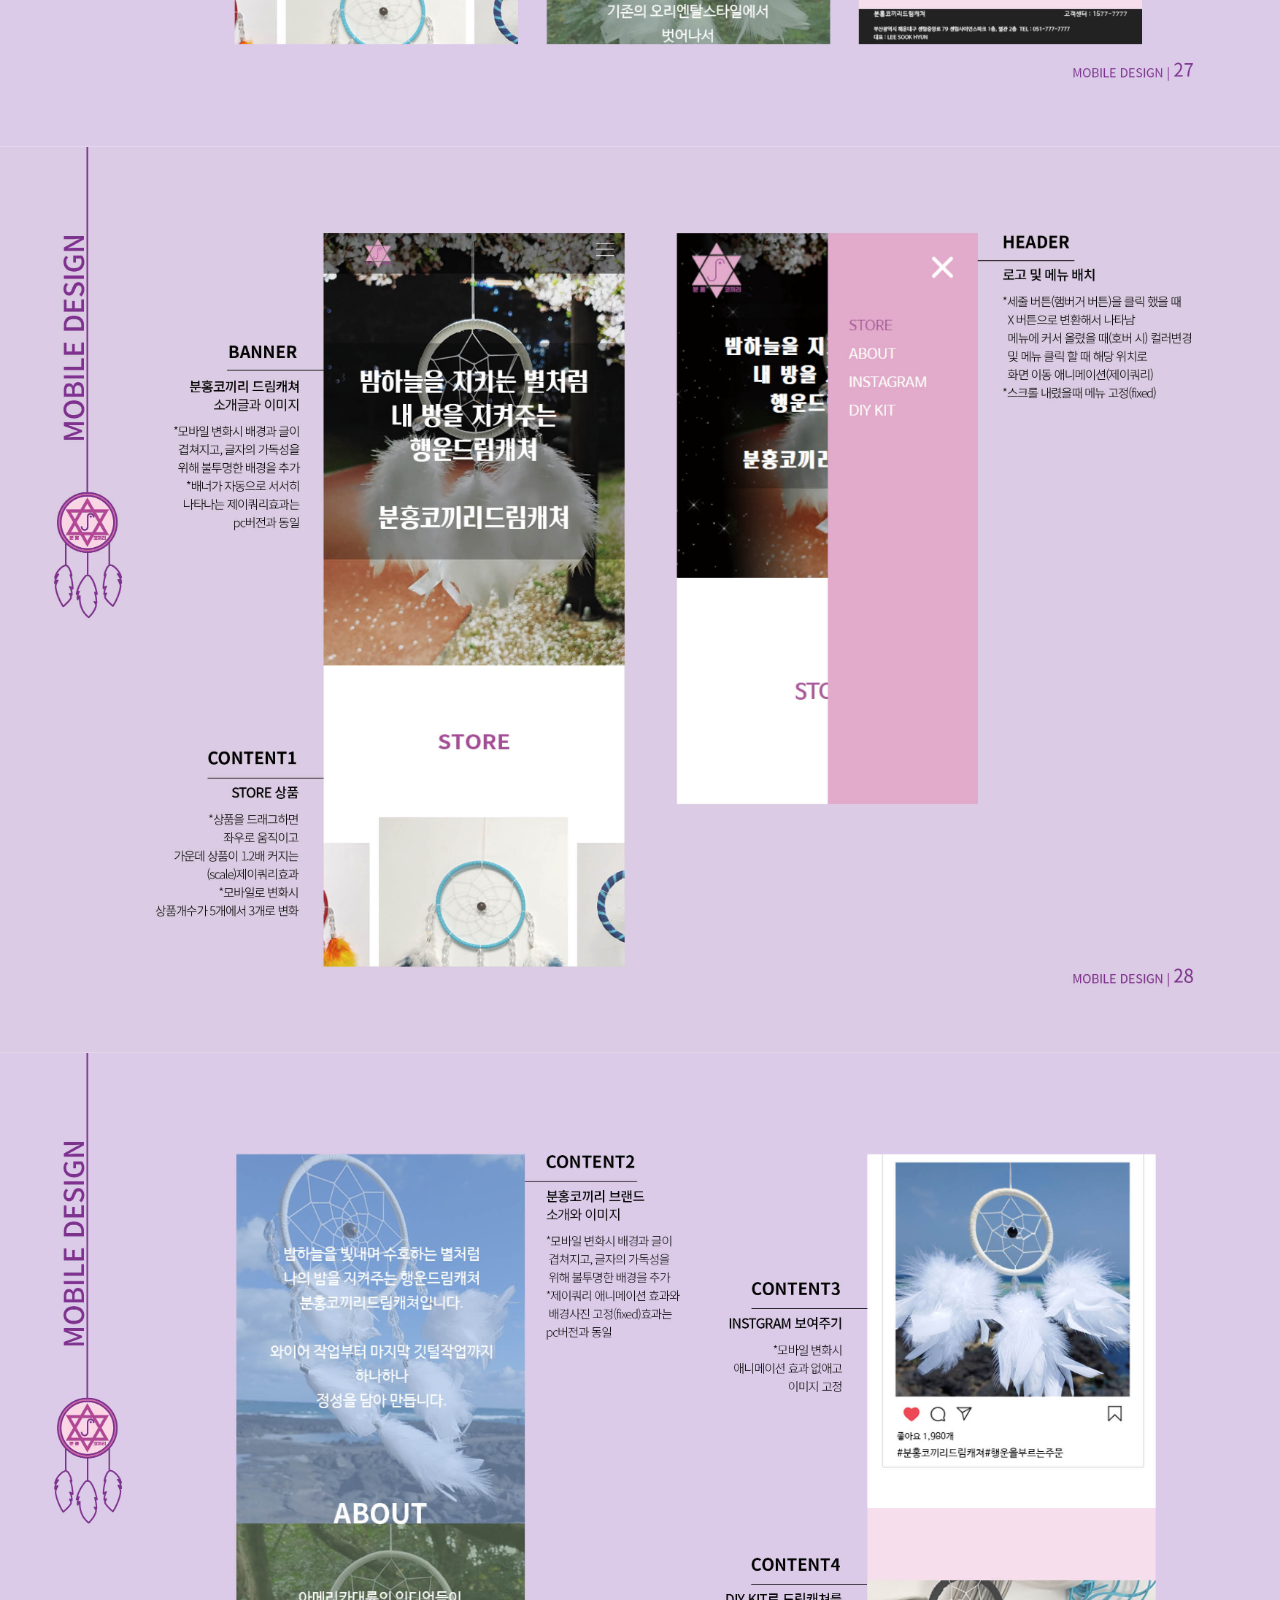
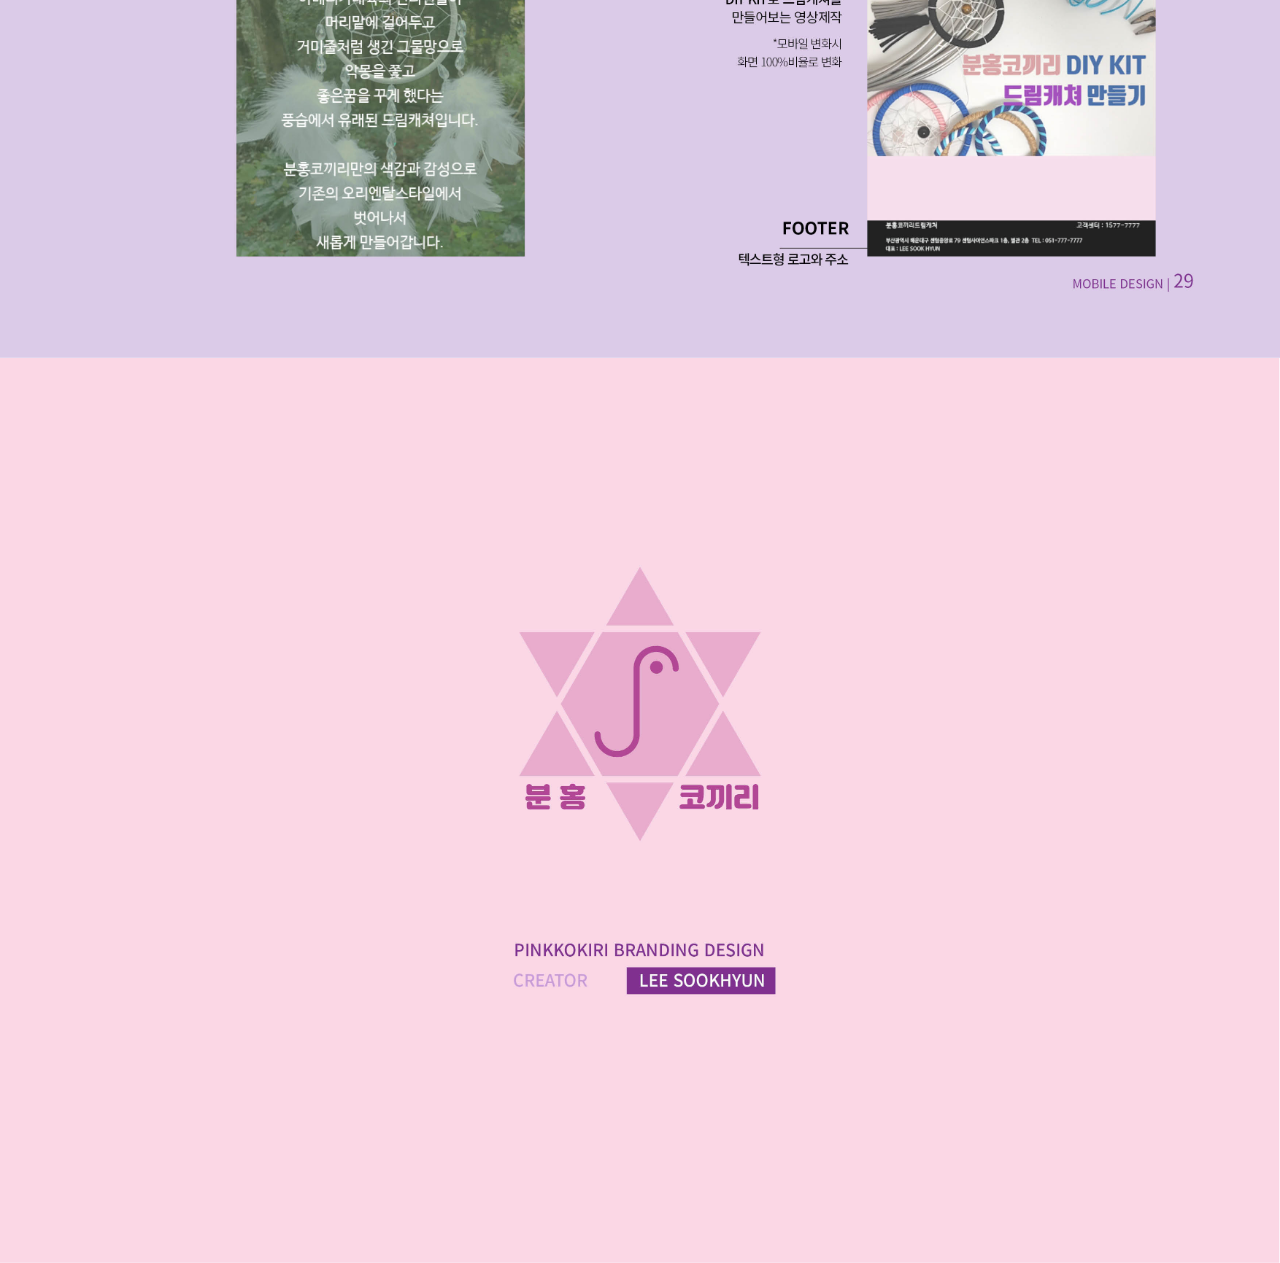
<file: guide/pink2.html>
<!DOCTYPE html>
<html lang="ko">
<head>
    <meta charset="UTF-8">
    <meta http-equiv="X-UA-Compatible" content="IE=edge">
    <meta name="viewport" content="width=device-width, initial-scale=1.0">
    <title>분홍코끼리</title>
    <link rel="stylesheet" href="guide.css">
</head>
<body>
    <img src="../images/pink19.jpg" alt="분홍코끼리">
    <img src="../images/pink20.jpg" alt="분홍코끼리">
    <img src="../images/pink21.jpg" alt="분홍코끼리">
    <img src="../images/pink22.jpg" alt="분홍코끼리">
    <img src="../images/pink23.jpg" alt="분홍코끼리">
    <img src="../images/pink24.jpg" alt="분홍코끼리">
    <img src="../images/pink25.jpg" alt="분홍코끼리">
    <img src="../images/pink26.jpg" alt="분홍코끼리">
    <img src="../images/pink27.jpg" alt="분홍코끼리">
    <img src="../images/pink28.jpg" alt="분홍코끼리">
    <img src="../images/pink29.jpg" alt="분홍코끼리">
    <img src="../images/pink30.jpg" alt="분홍코끼리">

    <ul class="seiva_btn">
        <li><a href="#">top</a><li>
        <li><a href="../index.html">home</a><li>
        </ul>
   
</body>
</html>
</file>
<file: guide/guide.css>
*{margin:0; padding:0;}
img{
    width: 100%;
    display: block;
}
ul{list-style:none; 
    position:fixed;
    bottom:50px;
    right:50px;
    text-align:center;}
    ul li{
        margin: 10px;
    }
    ul li a{
        display: inline-block;
        padding: 10px 20px;
        border-radius: 10px;
        box-shadow: 2px 2px 5px rgba(0, 0, 0, 0.3);
    }
    .seiva_btn li a{
        background: #0bb3be;
    }
    
    a{text-decoration:none; color:#fff;}
</file>
